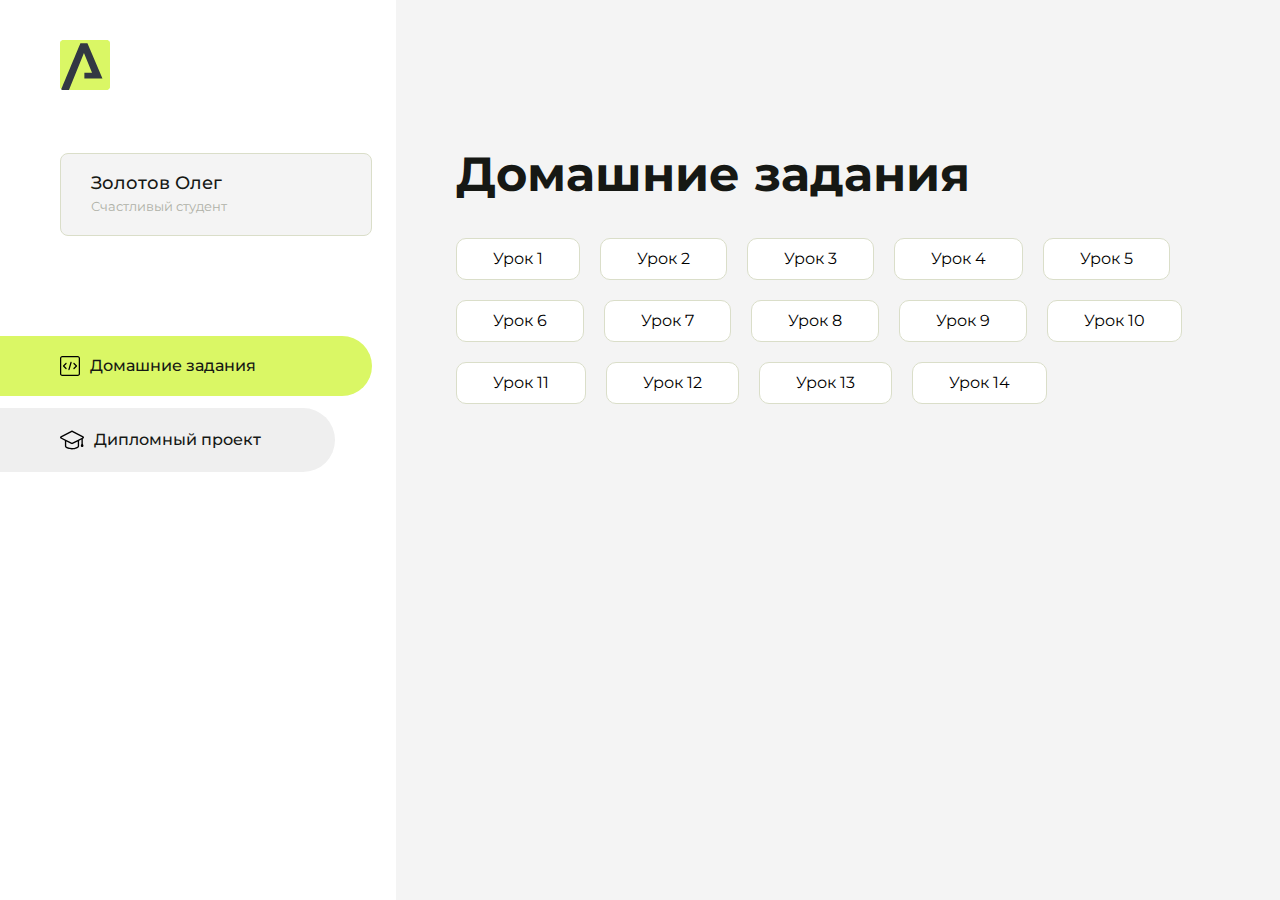
<file: index.html>
<!DOCTYPE html>
<html lang="en">
<head>
    <meta charset="UTF-8">
    <meta name="viewport" content="width=device-width, initial-scale=1.0">
    <title>Домашняя работа</title>
    <link rel="shortcut icon" href="src/logo.ico" type="image/x-icon">
    <link rel="preconnect" href="https://fonts.googleapis.com">
    <link rel="preconnect" href="https://fonts.gstatic.com" crossorigin>
    <link href="https://fonts.googleapis.com/css2?family=Montserrat:wght@400;500;700&family=Rubik:wght@500&display=swap"
          rel="stylesheet">
    <link rel="stylesheet" href="src/style.css">
</head>
<body id="body">
<div class="overlay" id="overlay"></div>
<div class="layout">
    <div class="burger" id="burger">
        <svg viewBox="0 0 24 24" fill="none" xmlns="http://www.w3.org/2000/svg">
            <g id="SVGRepo_bgCarrier" stroke-width="0"></g>
            <g id="SVGRepo_tracerCarrier" stroke-linecap="round" stroke-linejoin="round"></g>
            <g id="SVGRepo_iconCarrier">
                <path d="M4 18L20 18" stroke="#DAF765" stroke-width="2" stroke-linecap="round"></path>
                <path d="M4 12L20 12" stroke="#DAF765" stroke-width="2" stroke-linecap="round"></path>
                <path d="M4 6L20 6" stroke="#DAF765" stroke-width="2" stroke-linecap="round"></path>
            </g>
        </svg>
    </div>
    <aside class="sidebar" id="sidebar">
        <div class="sidebar__inner">
            <div class="logo">
                <svg width="50" height="50" viewBox="0 0 50 50" fill="none" xmlns="http://www.w3.org/2000/svg">
                    <g clip-path="url(#clip0_513_74730)">
                        <path d="M46.17 -0.257004H3.83C1.57281 -0.257004 -0.257 1.57281 -0.257 3.83V46.17C-0.257 48.4272 1.57281 50.257 3.83 50.257H46.17C48.4272 50.257 50.257 48.4272 50.257 46.17V3.83C50.257 1.57281 48.4272 -0.257004 46.17 -0.257004Z"
                              fill="#DAF765"/>
                        <path d="M24.375 38.4H42.461L27.441 3.1585H20.4355C20.4355 3.1585 6.7895 35.881 1.1945 49.294C2.015 50.0275 3.0945 50.257 3.6945 50.257H8.8445L23.954 13.07L32.0465 32.8285H24.375V38.4Z"
                              fill="#323843"/>
                    </g>
                    <defs>
                        <clipPath id="clip0_513_74730">
                            <rect width="50" height="50" fill="white"/>
                        </clipPath>
                    </defs>
                </svg>
            </div>
            <div class="sidebar__user">
                <div class="sidebar__name">Золотов Олег</div>
                <div class="sidebar__text">Счастливый студент</div>
            </div>
            <div class="sidebar__tabs">
                <div class="sidebar__item">
                    <button class="sidebar__button active" id="tasks">
                        <svg xmlns="http://www.w3.org/2000/svg" width="20" height="20" viewBox="0 0 20 20" fill="none">
                            <g clip-path="url(#clip0_704_74543)">
                                <path d="M17.7083 20H2.29167C1.0275 20 0 18.9725 0 17.7083V2.29167C0 1.0275 1.0275 0 2.29167 0H17.7083C18.9725 0 20 1.0275 20 2.29167V17.7083C20 18.9725 18.9725 20 17.7083 20ZM2.29167 1.25C1.7175 1.25 1.25 1.7175 1.25 2.29167V17.7083C1.25 18.2825 1.7175 18.75 2.29167 18.75H17.7083C18.2825 18.75 18.75 18.2825 18.75 17.7083V2.29167C18.75 1.7175 18.2825 1.25 17.7083 1.25H2.29167Z"
                                      fill="black"/>
                                <path d="M6.04167 13.125C5.88167 13.125 5.72167 13.0642 5.6 12.9417L3.1 10.4417C2.85583 10.1975 2.85583 9.80167 3.1 9.5575L5.6 7.0575C5.84417 6.81333 6.24 6.81333 6.48417 7.0575C6.72833 7.30167 6.72833 7.6975 6.48417 7.94167L4.42583 10L6.48417 12.0583C6.72833 12.3025 6.72833 12.6983 6.48417 12.9425C6.36167 13.0642 6.20167 13.125 6.04167 13.125Z"
                                      fill="black"/>
                                <path d="M8.95833 14.1667C8.9 14.1667 8.84 14.1583 8.78167 14.1417C8.45083 14.0442 8.26083 13.6967 8.35833 13.3658L10.4417 6.28251C10.5392 5.95084 10.8892 5.76417 11.2175 5.85917C11.5483 5.95667 11.7383 6.30417 11.6408 6.63501L9.5575 13.7183C9.47833 13.9908 9.22833 14.1667 8.95833 14.1667Z"
                                      fill="black"/>
                                <path d="M13.9583 13.125C13.7983 13.125 13.6383 13.0642 13.5167 12.9417C13.2725 12.6975 13.2725 12.3017 13.5167 12.0575L15.575 9.99916L13.5167 7.94083C13.2725 7.69666 13.2725 7.30083 13.5167 7.05666C13.7608 6.81249 14.1567 6.81249 14.4008 7.05666L16.9008 9.55666C17.145 9.80083 17.145 10.1967 16.9008 10.4408L14.4008 12.9408C14.2783 13.0642 14.1183 13.125 13.9583 13.125Z"
                                      fill="black"/>
                            </g>
                            <defs>
                                <clipPath id="clip0_704_74543">
                                    <rect width="20" height="20" fill="white"/>
                                </clipPath>
                            </defs>
                        </svg>
                        <span>Домашние задания</span></button>
                </div>
                <div class="sidebar__item">
                    <button class="sidebar__button" id="diplom">
                        <svg xmlns="http://www.w3.org/2000/svg" width="24" height="24" viewBox="0 0 24 24" fill="none">
                            <g clip-path="url(#clip0_704_74553)">
                                <path d="M23.2628 10.5971C23.7176 10.365 24 9.90375 24 9.39337C24 8.883 23.7176 8.42175 23.2628 8.18962L12.6135 2.75362C12.2291 2.55824 11.7705 2.55787 11.3854 2.75399L0.736875 8.19C0.282375 8.42175 0 8.883 0 9.39337C0 9.90375 0.282375 10.365 0.736875 10.5971L4.89038 12.7177V18.2074C4.89038 19.8154 8.412 21.393 12 21.393C15.5884 21.393 19.1096 19.815 19.1096 18.2074V12.7174L21.4609 11.517V15.8017L20.901 17.2305C20.7409 17.6389 20.7934 18.0994 21.0405 18.4616C21.2876 18.8246 21.6979 19.041 22.1366 19.041C22.5754 19.041 22.9852 18.8246 23.2324 18.462C23.4795 18.099 23.532 17.6385 23.3719 17.2301L22.8124 15.8021V10.827L23.2628 10.5971ZM17.7623 18.1721C17.6198 18.6375 15.3491 20.0419 12 20.0419C8.65088 20.0419 6.38025 18.6375 6.2415 18.2074V12.3037L6.23887 12.3019C6.23812 12.057 6.1065 11.8207 5.87325 11.7019L1.3515 9.39337L12 3.95737L22.6489 9.39337L12 14.8294L5.87325 11.7019C5.54063 11.5331 4.6695 11.6674 4.5 12C4.33012 12.3322 4.55813 12.5479 4.89038 12.7177L11.3857 16.0331C11.5781 16.1314 11.7889 16.1805 12 16.1805C12.2107 16.1805 12.4222 16.1314 12.6146 16.0331L17.7593 13.407L17.7623 18.1721Z"
                                      fill="black"/>
                            </g>
                            <defs>
                                <clipPath id="clip0_704_74553">
                                    <rect width="24" height="24" fill="white"/>
                                </clipPath>
                            </defs>
                        </svg>
                        <span>Дипломный проект</span></button>
                </div>
            </div>
        </div>

    </aside>
    <div class="content">
        <div class="container">
            <div class="content__block" id="tasksBlock">
                <div class="content__title">Домашние задания</div>
                <ul class="content__list">
                    <li class="content__list-item">
                        <a href="hello-arokenru/index.html">Урок 1</a>
                    </li>
                      <li class="content__list-item">
                        <a href="articles/index.html">Урок 2</a>
                    </li>
                      <li class="content__list-item">
                        <a href="tables/index.html">Урок 3</a>
                    </li>
                      <li class="content__list-item">
                        <a href="forms/index.html">Урок 4</a>
                    </li>
                      <li class="content__list-item">
                        <a href="fit-studio/article.html">Урок 5</a>
                    </li>
                      <li class="content__list-item">
                        <a href="flexbox/index.html">Урок 6</a>
                    </li>
                      <li class="content__list-item">
                        <a href="fit-studio-2/article.html">Урок 7</a>
                    </li>
                      <li class="content__list-item">
                        <a href="form/index.html">Урок 8</a>
                    </li>
                      <li class="content__list-item">
                        <a href="fit-studio-footer/index.html">Урок 9</a>
                    </li>
                      <li class="content__list-item">
                        <a href="fit-studio-hero-news/index.html">Урок 10</a>
                    </li>
                      <li class="content__list-item">
                        <a href="fit-studio-faq/index.html">Урок 11</a>
                    </li>
                      <li class="content__list-item">
                        <a href="fit-studio-responsive/index.html">Урок 12</a>
                    </li>
                      <li class="content__list-item">
                        <a href="grid/index.html">Урок 13</a>
                    </li>
                      <li class="content__list-item">
                        <a href="fit-studio-bem/index.html">Урок 14</a>
                    </li>
                </ul>
            </div>
            <div class="content__block hidden" id="diplomBlock">
                <div class="content__title">Дипломный проект</div>
                <div class="content__list-diplom">
                    <a href="ПАПКА-С-НОМЕРОМ-УРОКА">Ссылка на ДЗ</a>
                </div>
                <div class="content__decor">
                    <div class="content__decor-text">Давай проверим, чему ты научился!</div>
                    <div class="content__decor-img">
                        <img src="src/decor.png" alt="decor">
                    </div>
                </div>
            </div>
        </div>
    </div>
</div>
<script src="src/index.js"></script>
</body>
</html>
</file>
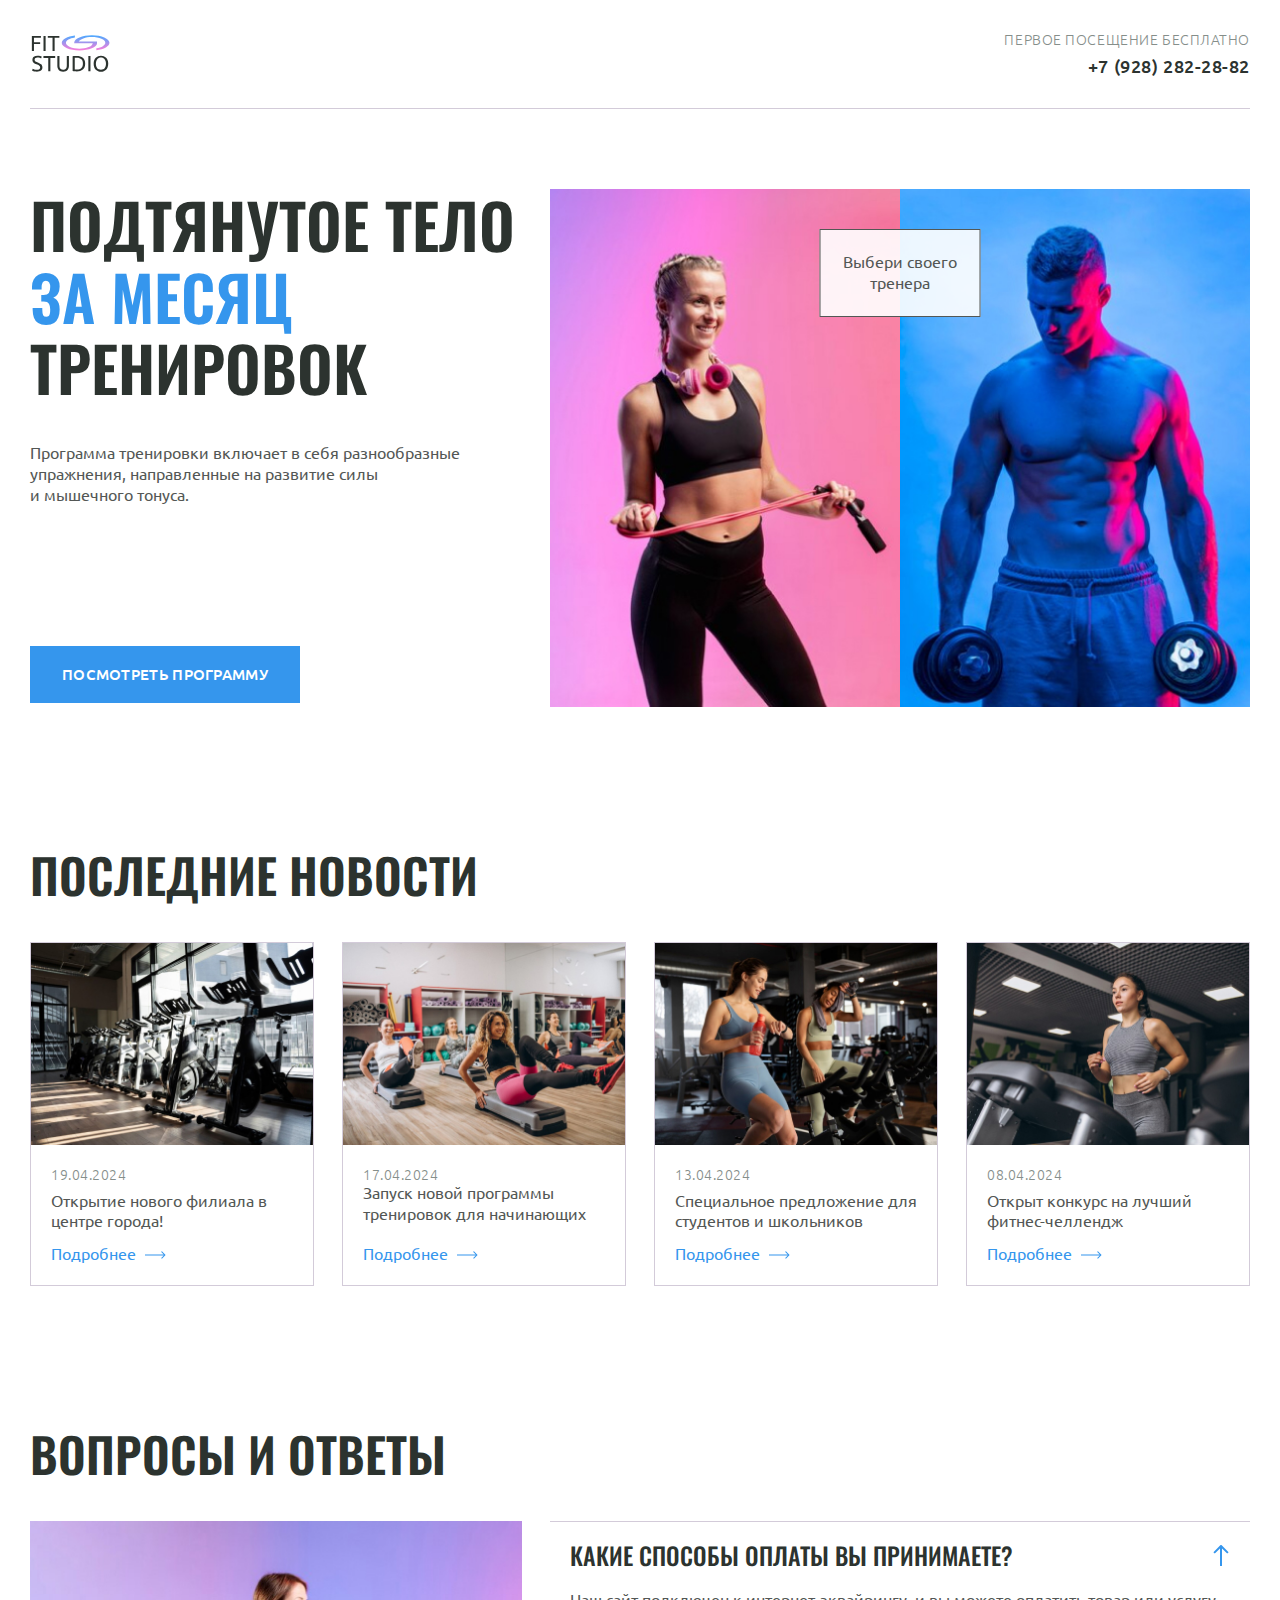
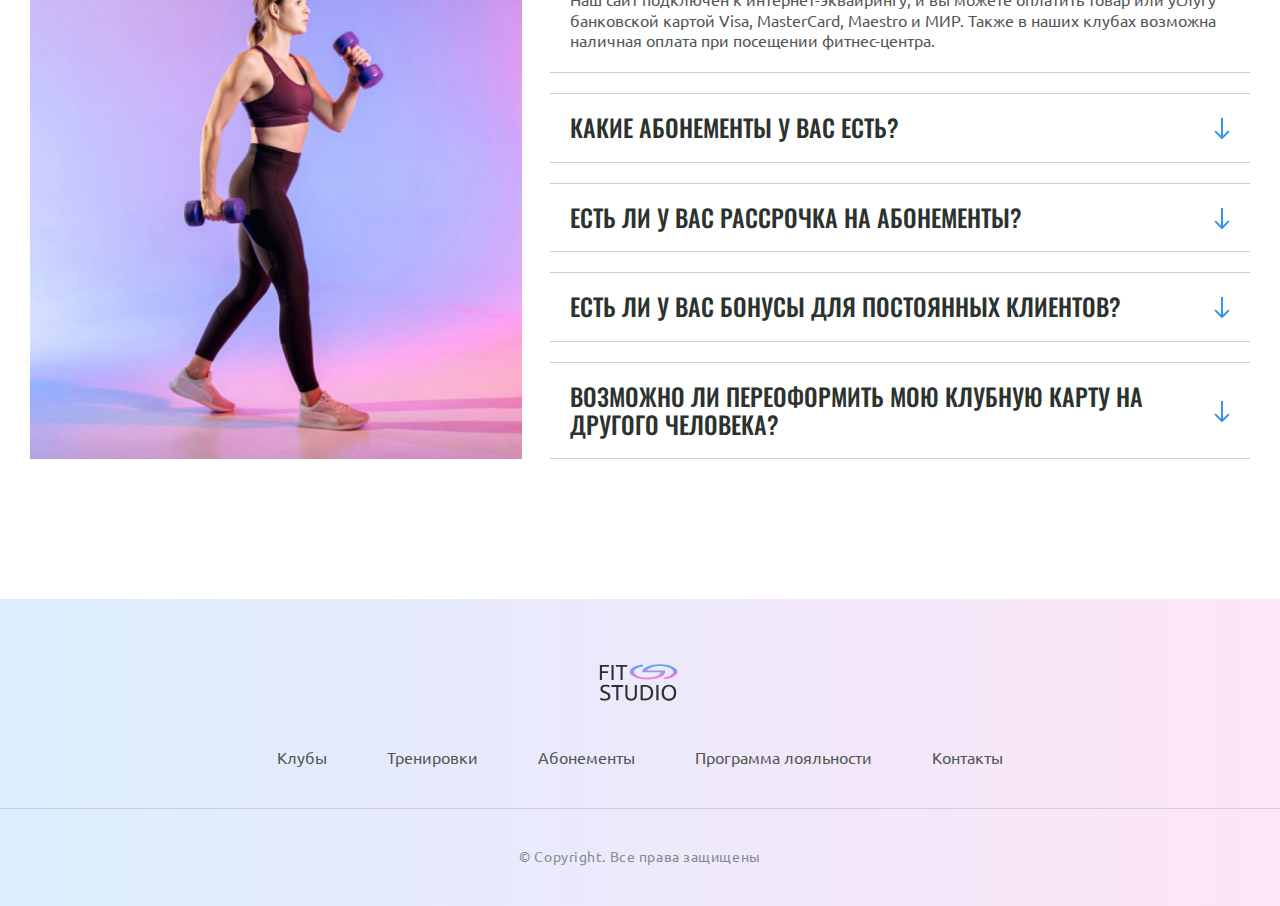
<file: fit-studio-bem/index.html>
<!doctype html>
<html
  lang="ru"
  class="home-page"
>
  <head>
    <meta charset="UTF-8" />
    <meta
      name="viewport"
      content="width=device-width, initial-scale=1.0"
    />
    <title>Fit Studio - Главная</title>
    <link
      rel="stylesheet"
      href="./css/normalize.css"
    />
    <link
      rel="stylesheet"
      href="./css/fonts.css"
    />
    <link
      rel="stylesheet"
      href="./css/globals.css"
    />
    <link
      rel="stylesheet"
      href="./css/header.css"
    />
    <link
      rel="stylesheet"
      href="./css/index.css"
    />
    <link
      rel="stylesheet"
      href="./css/footer.css"
    />
    <link
      rel="icon"
      type="image/svg+xml"
      sizes="128x128"
      href="./images/favicon-icon.svg"
    />
  </head>
  <body>
    <header class="header">
      <div class="container">
        <div class="header__inner">
          <a href="/">
            <img
              src="./images/logo-icon.svg"
              width="84"
              height="45"
              alt="Логотип Fit Studio"
            />
          </a>
          <div class="phone text-sub">
            <p>Первое посещение бесплатно</p>
            <a href="tel:+79282822882">+7 (928) 282-28-82</a>
          </div>
        </div>
      </div>
    </header>
    <section class="hero section">
      <div class="container hero__container">
        <div class="hero__info">
          <h1>Подтянутое тело <strong>за месяц</strong> тренировок</h1>
          <p class="text">
            Программа тренировки включает в себя разнообразные упражнения,
            направленные на развитие силы и мышечного тонуса.
          </p>
          <a
            class="button"
            href="#"
            >Посмотреть программу</a
          >
        </div>
        <div class="hero__images">
          <p class="hero__choose text">Выбери своего тренера</p>
          <img
            src="./images/sporty-woman-img.jpg"
            width="347"
            height="513"
            alt="Спортивная девушка держит в руках скакалку"
          />
          <img
            src="./images/sporty-man-img.jpg"
            width="353"
            height="513"
            alt="Спортивный мужчина держит в руках гантели"
          />
        </div>
      </div>
    </section>
    <section class="news section">
      <div class="container">
        <h2 class="title-large">Последние новости</h2>
        <div class="news__container">
          <article class="news__article">
            <header>
              <img
                src="./images/news/news-1-img.jpg"
                width="284"
                height="203"
                alt="Велотренажеры в спортивном зале"
              />
              <div class="news__info">
                <time
                  class="news__date text-sub"
                  datetime="2024-04-19"
                >
                  19.04.2024
                </time>
                <h3 class="text">Открытие нового филиала в центре города!</h3>
              </div>
            </header>
            <footer>
              <a
                class="news__link"
                href="article.html"
                >Подробнее</a
              >
            </footer>
          </article>
          <article class="news__article">
            <header>
              <img
                src="./images/news/news-2-img.jpg"
                width="284"
                height="203"
                alt="Группа женщин занимается спортом"
              />
              <div class="news__info">
                <time
                  class="news-date text-sub"
                  datetime="2024-04-17"
                >
                  17.04.2024
                </time>
                <h3 class="text">
                  Запуск новой программы тренировок для начинающих
                </h3>
              </div>
            </header>
            <footer>
              <a
                class="news__link"
                href="article.html"
                >Подробнее</a
              >
            </footer>
          </article>
          <article class="news__article">
            <header>
              <img
                src="./images/news/news-3-img.jpg"
                width="284"
                height="203"
                alt="Две девушки занимаются на велотренажерах"
              />
              <div class="news__info">
                <time
                  class="news__date text-sub"
                  datetime="2024-04-13"
                >
                  13.04.2024
                </time>
                <h3 class="text">
                  Специальное предложение для студентов и школьников
                </h3>
              </div>
            </header>
            <footer>
              <a
                class="news__link"
                href="article.html"
                >Подробнее</a
              >
            </footer>
          </article>
          <article class="news__article">
            <header>
              <img
                src="./images/news/news-4-img.jpg"
                width="284"
                height="203"
                alt="Девушка на беговой дорожке"
              />
              <div class="news__info">
                <time
                  class="news__date text-sub"
                  datetime="2024-04-08"
                >
                  08.04.2024
                </time>
                <h3 class="text">Открыт конкурс на лучший фитнес-челлендж</h3>
              </div>
            </header>
            <footer>
              <a
                class="news__link"
                href="article.html"
                >Подробнее</a
              >
            </footer>
          </article>
        </div>
      </div>
    </section>
    <section class="faq section">
      <div class="container">
        <h2 class="title-large">Вопросы и ответы</h2>
        <div class="faq__container">
          <img
            src="./images/sporty-woman-2-img.jpg"
            width="492"
            height="531"
            alt="Спортивная девушка с гантелями"
          />
          <div>
            <details
              name="faq"
              open
            >
              <summary class="title-medium">
                Какие способы оплаты вы принимаете?
              </summary>
              <p class="text">
                Наш сайт подключен к интернет-эквайрингу, и вы можете оплатить
                товар или услугу банковской картой Visa, MasterCard, Maestro и
                МИР. Также в наших клубах возможна наличная оплата при посещении
                фитнес-центра.
              </p>
            </details>
            <details name="faq">
              <summary class="title-medium">
                Какие абонементы у вас есть?
              </summary>
              <p class="text">
                Наш сайт подключен к интернет-эквайрингу, и вы можете оплатить
                товар или услугу банковской картой Visa, MasterCard, Maestro и
                МИР. Также в наших клубах возможна наличная оплата при посещении
                фитнес-центра.
              </p>
            </details>
            <details name="faq">
              <summary class="title-medium">
                Есть ли у вас рассрочка на абонементы?
              </summary>
              <p class="text">
                Наш сайт подключен к интернет-эквайрингу, и вы можете оплатить
                товар или услугу банковской картой Visa, MasterCard, Maestro и
                МИР. Также в наших клубах возможна наличная оплата при посещении
                фитнес-центра.
              </p>
            </details>
            <details name="faq">
              <summary class="title-medium">
                Есть ли у вас бонусы для постоянных клиентов?
              </summary>
              <p class="text">
                Наш сайт подключен к интернет-эквайрингу, и вы можете оплатить
                товар или услугу банковской картой Visa, MasterCard, Maestro и
                МИР. Также в наших клубах возможна наличная оплата при посещении
                фитнес-центра.
              </p>
            </details>
            <details name="faq">
              <summary class="title-medium">
                Возможно ли переоформить мою клубную карту на другого человека?
              </summary>
              <p class="text">
                Наш сайт подключен к интернет-эквайрингу, и вы можете оплатить
                товар или услугу банковской картой Visa, MasterCard, Maestro и
                МИР. Также в наших клубах возможна наличная оплата при
                посещенииß фитнес-центра.
              </p>
            </details>
          </div>
        </div>
      </div>
    </section>
    <footer class="footer">
      <div class="footer__top">
        <div class="container">
          <a
            class="footer__logo"
            href="/"
          >
            <img
              src="./images/logo-icon.svg"
              width="84"
              height="45"
              alt="Логотип Fit Studio"
            />
          </a>
          <nav class="menu">
            <ul>
              <li><a href="#">Клубы</a></li>
              <li><a href="#">Тренировки</a></li>
              <li><a href="#">Абонементы</a></li>
              <li><a href="#">Программа лояльности</a></li>
              <li><a href="#">Контакты</a></li>
            </ul>
          </nav>
        </div>
      </div>
      <div class="container">
        <p class="copyright">&copy; Copyright. Все права защищены</p>
      </div>
    </footer>
  </body>
</html>
</file>
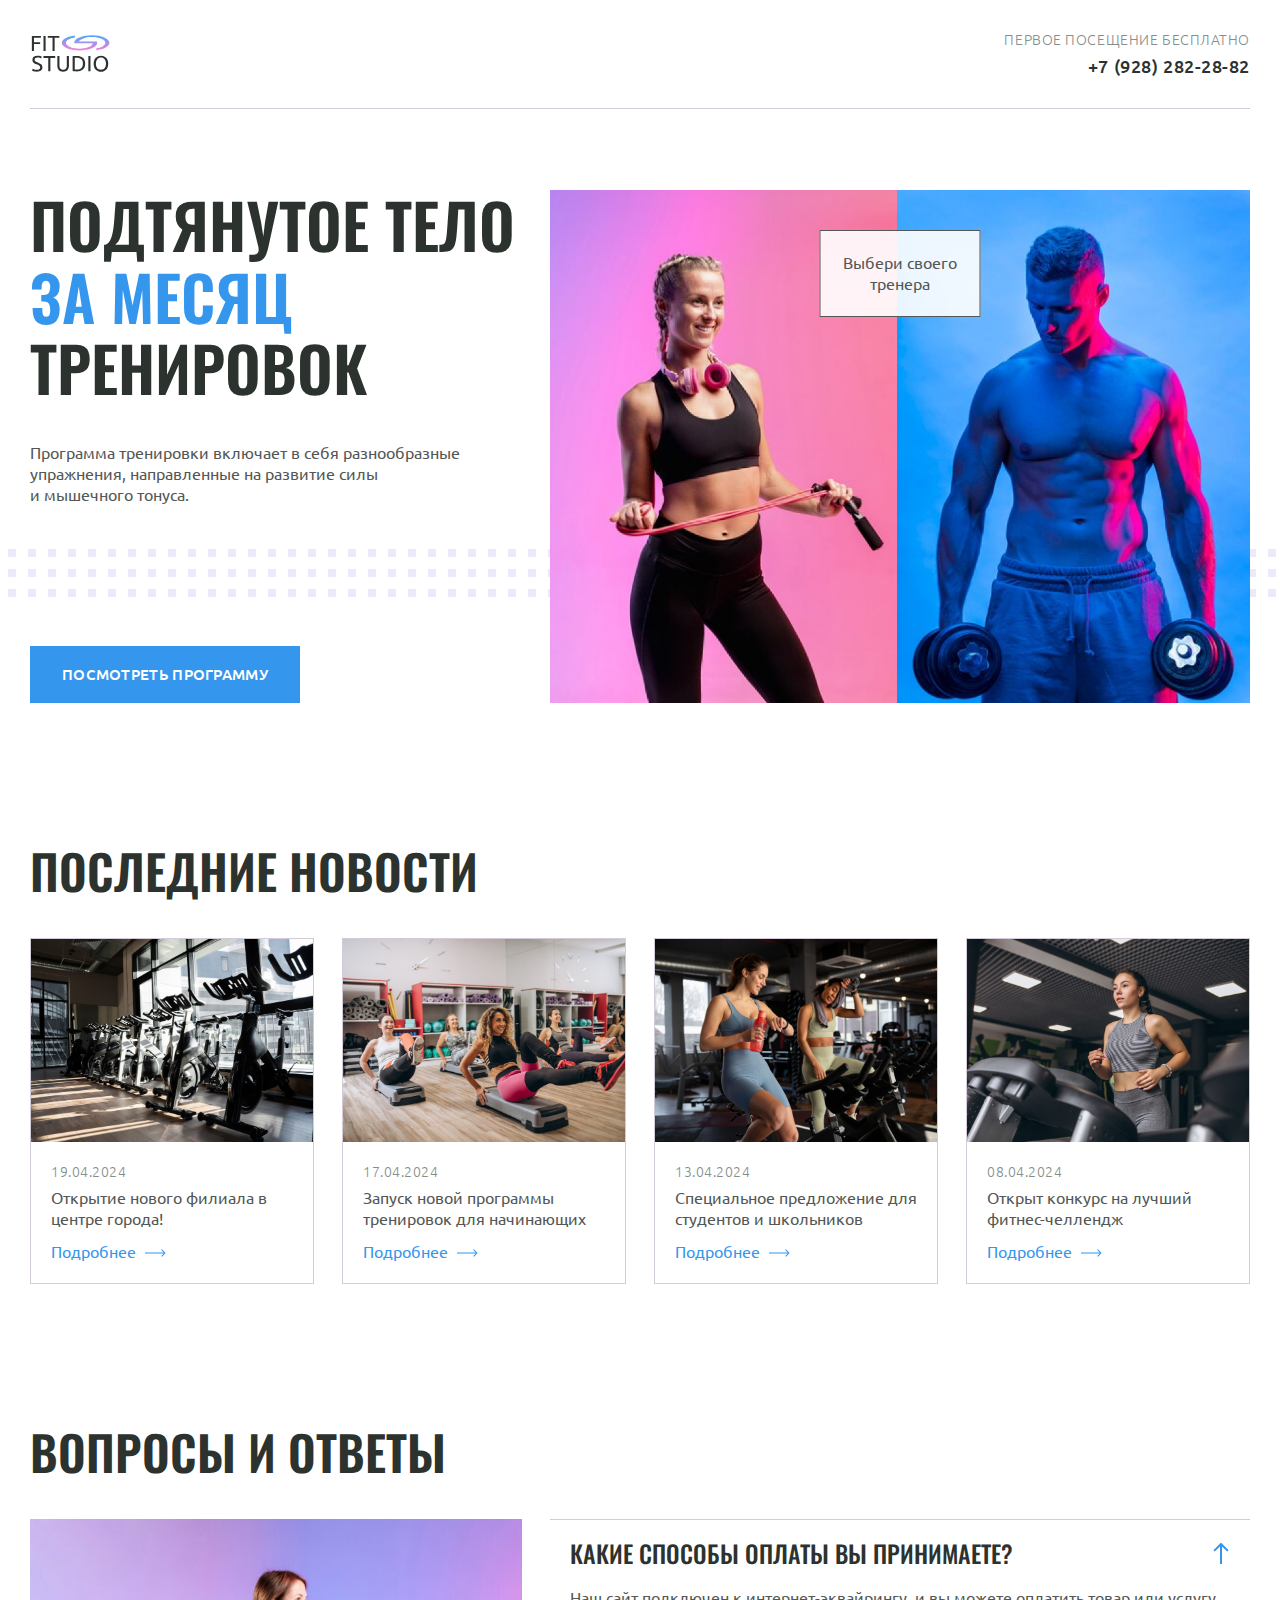
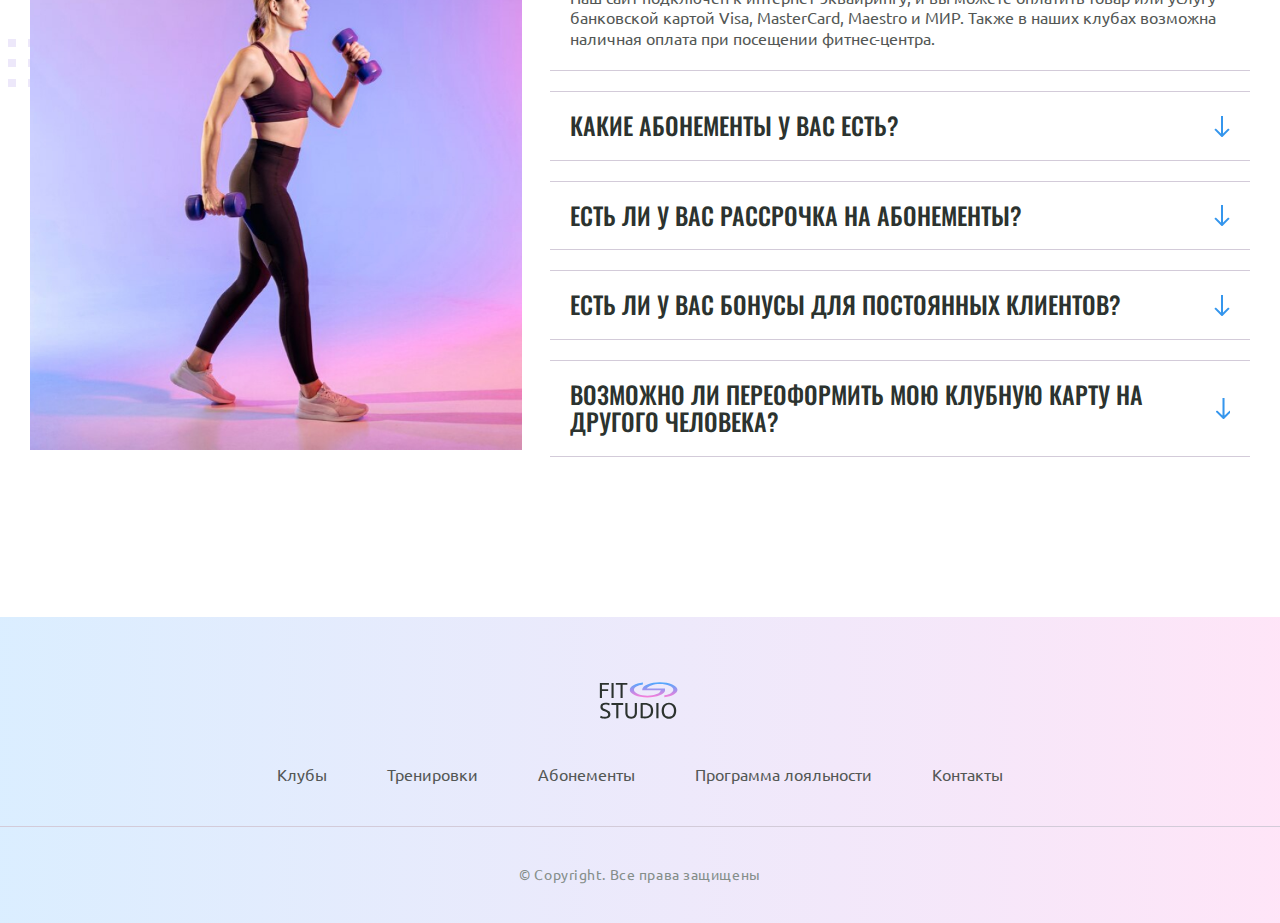
<file: fit-studio-faq/index.html>
<!DOCTYPE html>
<html lang="ru">
	<head>
		<meta charset="UTF-8" />
		<meta name="viewport" content="width=device-width, initial-scale=1.0" />
		<title>Fit Studio - Главная</title>
		<link rel="stylesheet" href="./css/normalize.css" />
		<link rel="stylesheet" href="./css/fonts.css" />
		<link rel="stylesheet" href="./css/globals.css" />
		<link rel="stylesheet" href="./css/header.css" />
		<link rel="stylesheet" href="./css/index.css" />
		<link rel="stylesheet" href="./css/footer.css" />
		<link
			rel="icon"
			type="image/svg+xml"
			sizes="128x128"
			href="./images/favicon-icon.svg"
		/>
	</head>
	<body>
		<header class="header">
			<div class="container">
				<div class="header-inner">
					<a href="/">
						<img
							src="./images/logo-icon.svg"
							width="84"
							height="45"
							alt="Логотип Fit Studio"
						/>
					</a>
					<div class="phone text-sub">
						<p>Первое посещение бесплатно</p>
						<a href="tel:+79282822882">+7 (928) 282-28-82</a>
					</div>
				</div>
			</div>
		</header>
		<section class="hero section">
			<div class="container hero-container">
				<div class="hero-info">
					<h1>Подтянутое тело <strong>за месяц</strong> тренировок</h1>
					<p class="text">
						Программа тренировки включает в себя разнообразные упражнения,
						направленные на развитие силы и мышечного тонуса.
					</p>
					<a class="button" href="#">Посмотреть программу</a>
				</div>
				<div class="hero-images">
					<p class="hero-choose text">Выбери своего тренера</p>
					<img
						src="./images/sporty-woman-img.jpg"
						width="347"
						height="513"
						alt="Спортивная девушка держит в руках скакалку"
					/>
					<img
						src="./images/sporty-man-img.jpg"
						width="353"
						height="513"
						alt="Спортивный мужчина держит в руках гантели"
					/>
				</div>
			</div>
		</section>
		<section class="news section">
			<div class="container">
				<h2 class="title-large">Последние новости</h2>
				<div class="news-container">
					<article class="news-article">
						<header>
							<img
								src="./images/news/news-1-img.jpg"
								width="284"
								height="203"
								alt="Велотренажеры в спортивном зале"
							/>
							<div class="news-info">
								<time class="news-date text-sub" datetime="2024-04-19">
									19.04.2024
								</time>
								<h3 class="text">Открытие нового филиала в центре города!</h3>
							</div>
						</header>
						<footer>
							<a class="news-link" href="article.html">Подробнее</a>
						</footer>
					</article>
					<article class="news-article">
						<header>
							<img
								src="./images/news/news-2-img.jpg"
								width="284"
								height="203"
								alt="Группа женщин занимается спортом"
							/>
							<div class="news-info">
								<time class="news-date text-sub" datetime="2024-04-17">
									17.04.2024
								</time>
								<h3 class="text">
									Запуск новой программы тренировок для начинающих
								</h3>
							</div>
						</header>
						<footer>
							<a class="news-link" href="article.html">Подробнее</a>
						</footer>
					</article>
					<article class="news-article">
						<header>
							<img
								src="./images/news/news-3-img.jpg"
								width="284"
								height="203"
								alt="Две девушки занимаются на велотренажерах"
							/>
							<div class="news-info">
								<time class="news-date text-sub" datetime="2024-04-13">
									13.04.2024
								</time>
								<h3 class="text">
									Специальное предложение для студентов и школьников
								</h3>
							</div>
						</header>
						<footer>
							<a class="news-link" href="article.html">Подробнее</a>
						</footer>
					</article>
					<article class="news-article">
						<header>
							<img
								src="./images/news/news-4-img.jpg"
								width="284"
								height="203"
								alt="Девушка на беговой дорожке"
							/>
							<div class="news-info">
								<time class="news-date text-sub" datetime="2024-04-08">
									08.04.2024
								</time>
								<h3 class="text">Открыт конкурс на лучший фитнес-челлендж</h3>
							</div>
						</header>
						<footer>
							<a class="news-link" href="article.html">Подробнее</a>
						</footer>
					</article>
				</div>
			</div>
		</section>
		<section class="faq section">
			<div class="container">
				<h2 class="title-large">Вопросы и ответы</h2>
				<div class="faq-container">
					<img
						src="./images/sporty-woman-2-img.jpg"
						width="492"
						height="531"
						alt="Спортивная девушка с гантелями"
					/>
					<div>
						<details name="faq" open>
							<summary class="title-medium">
								Какие способы оплаты вы принимаете?
							</summary>
							<p class="text">
								Наш сайт подключен к интернет-эквайрингу, и вы можете оплатить
								товар или услугу банковской картой Visa, MasterCard, Maestro и
								МИР. Также в наших клубах возможна наличная оплата при посещении
								фитнес-центра.
							</p>
						</details>
						<details name="faq">
							<summary class="title-medium">
								Какие абонементы у вас есть?
							</summary>
							<p class="text">
								Наш сайт подключен к интернет-эквайрингу, и вы можете оплатить
								товар или услугу банковской картой Visa, MasterCard, Maestro и
								МИР. Также в наших клубах возможна наличная оплата при посещении
								фитнес-центра.
							</p>
						</details>
						<details name="faq">
							<summary class="title-medium">
								Есть ли у вас рассрочка на абонементы?
							</summary>
							<p class="text">
								Наш сайт подключен к интернет-эквайрингу, и вы можете оплатить
								товар или услугу банковской картой Visa, MasterCard, Maestro и
								МИР. Также в наших клубах возможна наличная оплата при посещении
								фитнес-центра.
							</p>
						</details>
						<details name="faq">
							<summary class="title-medium">
								Есть ли у вас бонусы для постоянных клиентов?
							</summary>
							<p class="text">
								Наш сайт подключен к интернет-эквайрингу, и вы можете оплатить
								товар или услугу банковской картой Visa, MasterCard, Maestro и
								МИР. Также в наших клубах возможна наличная оплата при посещении
								фитнес-центра.
							</p>
						</details>
						<details name="faq">
							<summary class="title-medium">
								Возможно ли переоформить мою клубную карту на другого человека?
							</summary>
							<p class="text">
								Наш сайт подключен к интернет-эквайрингу, и вы можете оплатить
								товар или услугу банковской картой Visa, MasterCard, Maestro и
								МИР. Также в наших клубах возможна наличная оплата при
								посещенииß фитнес-центра.
							</p>
						</details>
					</div>
				</div>
			</div>
		</section>
		<footer class="footer">
			<div class="footer-top">
				<div class="container">
					<a class="footer-logo" href="/">
						<img
							src="./images/logo-icon.svg"
							width="84"
							height="45"
							alt="Логотип Fit Studio"
						/>
					</a>
					<nav class="menu">
						<ul>
							<li><a href="#">Клубы</a></li>
							<li><a href="#">Тренировки</a></li>
							<li><a href="#">Абонементы</a></li>
							<li><a href="#">Программа лояльности</a></li>
							<li><a href="#">Контакты</a></li>
						</ul>
					</nav>
				</div>
			</div>
			<div class="container">
				<p class="copyright">&copy; Copyright. Все права защищены</p>
			</div>
		</footer>
	</body>
</html>
</file>
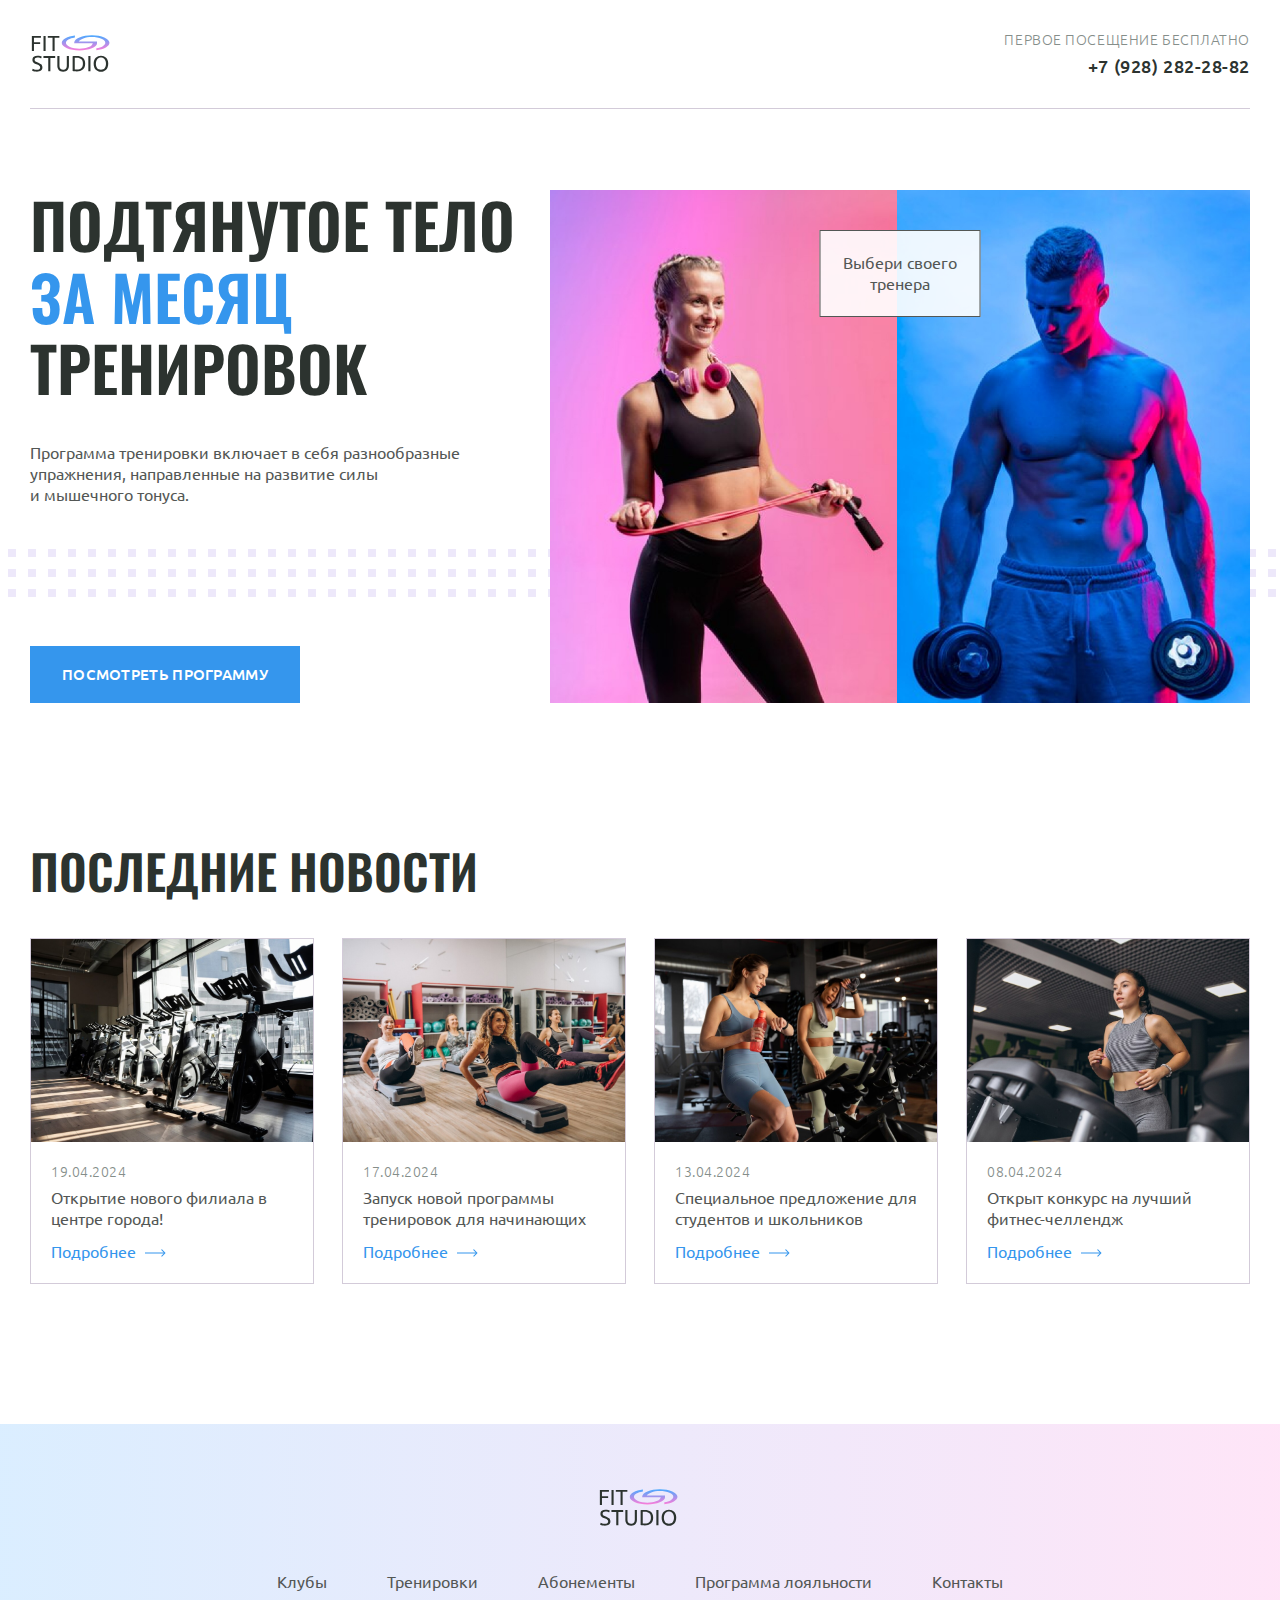
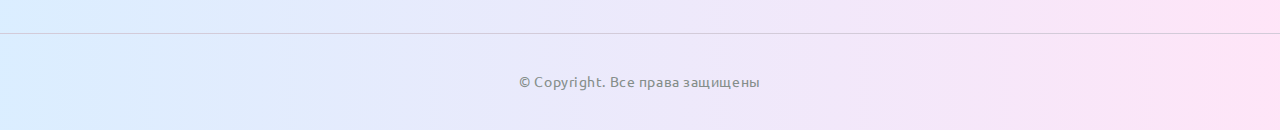
<file: fit-studio-hero-news/index.html>
<!DOCTYPE html>
<html lang="ru">
	<head>
		<meta charset="UTF-8" />
		<meta name="viewport" content="width=device-width, initial-scale=1.0" />
		<title>Fit Studio - Главная</title>
		<link rel="stylesheet" href="./css/normalize.css" />
		<link rel="stylesheet" href="./css/fonts.css" />
		<link rel="stylesheet" href="./css/globals.css" />
		<link rel="stylesheet" href="./css/header.css" />
		<link rel="stylesheet" href="./css/index.css" />
		<link rel="stylesheet" href="./css/footer.css" />
		<link
			rel="icon"
			type="image/svg+xml"
			sizes="128x128"
			href="./images/favicon-icon.svg"
		/>
	</head>
	<body>
		<header class="header">
			<div class="container">
				<div class="header-inner">
					<a href="/">
						<img
							src="./images/logo-icon.svg"
							width="84"
							height="45"
							alt="Логотип Fit Studio"
						/>
					</a>
					<div class="phone text-sub">
						<p>Первое посещение бесплатно</p>
						<a href="tel:+79282822882">+7 (928) 282-28-82</a>
					</div>
				</div>
			</div>
		</header>
		<section class="hero section">
			<div class="container hero-container">
				<div class="hero-info">
					<h1>Подтянутое тело <strong>за месяц</strong> тренировок</h1>
					<p class="text">
						Программа тренировки включает в себя разнообразные упражнения,
						направленные на развитие силы и мышечного тонуса.
					</p>
					<a class="button" href="#"> Посмотреть программу </a>
				</div>
				<div class="hero-images">
					<p class="hero-choose text">Выбери своего тренера</p>
					<img
						src="./images/sporty-woman-img.jpg"
						width="347"
						height="513"
						alt="Спортивная девушка держит в руках скакалку"
					/>
					<img
						src="./images/sporty-man-img.jpg"
						width="353"
						height="513"
						alt="Спортивный мужчина держит в руках гантели"
					/>
				</div>
			</div>
		</section>
		<section class="news section">
			<div class="container">
				<h2 class="title-large">Последние новости</h2>
				<div class="news-container">
					<article class="news-article">
						<header>
							<img
								src="./images/news/news-1-img.jpg"
								width="284"
								height="203"
								alt="Велотренажеры в спортивном зале"
							/>
							<div class="news-info">
								<time class="news-date text-sub" datetime="2024.04.19">
									19.04.2024
								</time>
								<h3 class="text">Открытие нового филиала в центре города!</h3>
							</div>
						</header>
						<footer>
							<a class="news-link" href="article.html">Подробнее</a>
						</footer>
					</article>
					<article class="news-article">
						<header>
							<img
								src="./images/news/news-2-img.jpg"
								width="284"
								height="203"
								alt="Группа женщин занимается спортом"
							/>
							<div class="news-info">
								<time class="news-date text-sub" datetime="2024.04.17">
									17.04.2024
								</time>
								<h3 class="text">
									Запуск новой программы тренировок для начинающих
								</h3>
							</div>
						</header>
						<footer>
							<a class="news-link" href="article.html">Подробнее</a>
						</footer>
					</article>
					<article class="news-article">
						<header>
							<img
								src="./images/news/news-3-img.jpg"
								width="284"
								height="203"
								alt="Две девушки занимаются на велотренажерах"
							/>
							<div class="news-info">
								<time class="news-date text-sub" datetime="2024.04.13">
									13.04.2024
								</time>
								<h3 class="text">
									Специальное предложение для студентов и школьников
								</h3>
							</div>
						</header>
						<footer>
							<a class="news-link" href="article.html">Подробнее</a>
						</footer>
					</article>
					<article class="news-article">
						<header>
							<img
								src="./images/news/news-4-img.jpg"
								width="284"
								height="203"
								alt="Девушка на беговой дорожке"
							/>
							<div class="news-info">
								<time class="news-date text-sub" datetime="2024.04.08">
									08.04.2024
								</time>
								<h3 class="text">Открыт конкурс на лучший фитнес-челлендж</h3>
							</div>
						</header>
						<footer>
							<a class="news-link" href="article.html">Подробнее</a>
						</footer>
					</article>
				</div>
			</div>
		</section>
		<footer class="footer">
			<div class="footer-top">
				<div class="container">
					<a class="footer-logo" href="/">
						<img
							src="./images/logo-icon.svg"
							width="84"
							height="45"
							alt="Логотип Fit Studio"
						/>
					</a>
					<nav class="menu">
						<ul>
							<li><a href="#">Клубы</a></li>
							<li><a href="#">Тренировки</a></li>
							<li><a href="#">Абонементы</a></li>
							<li><a href="#">Программа лояльности</a></li>
							<li><a href="#">Контакты</a></li>
						</ul>
					</nav>
				</div>
			</div>
			<div class="container">
				<p class="copyright">&copy; Copyright. Все права защищены</p>
			</div>
		</footer>
	</body>
</html>
</file>
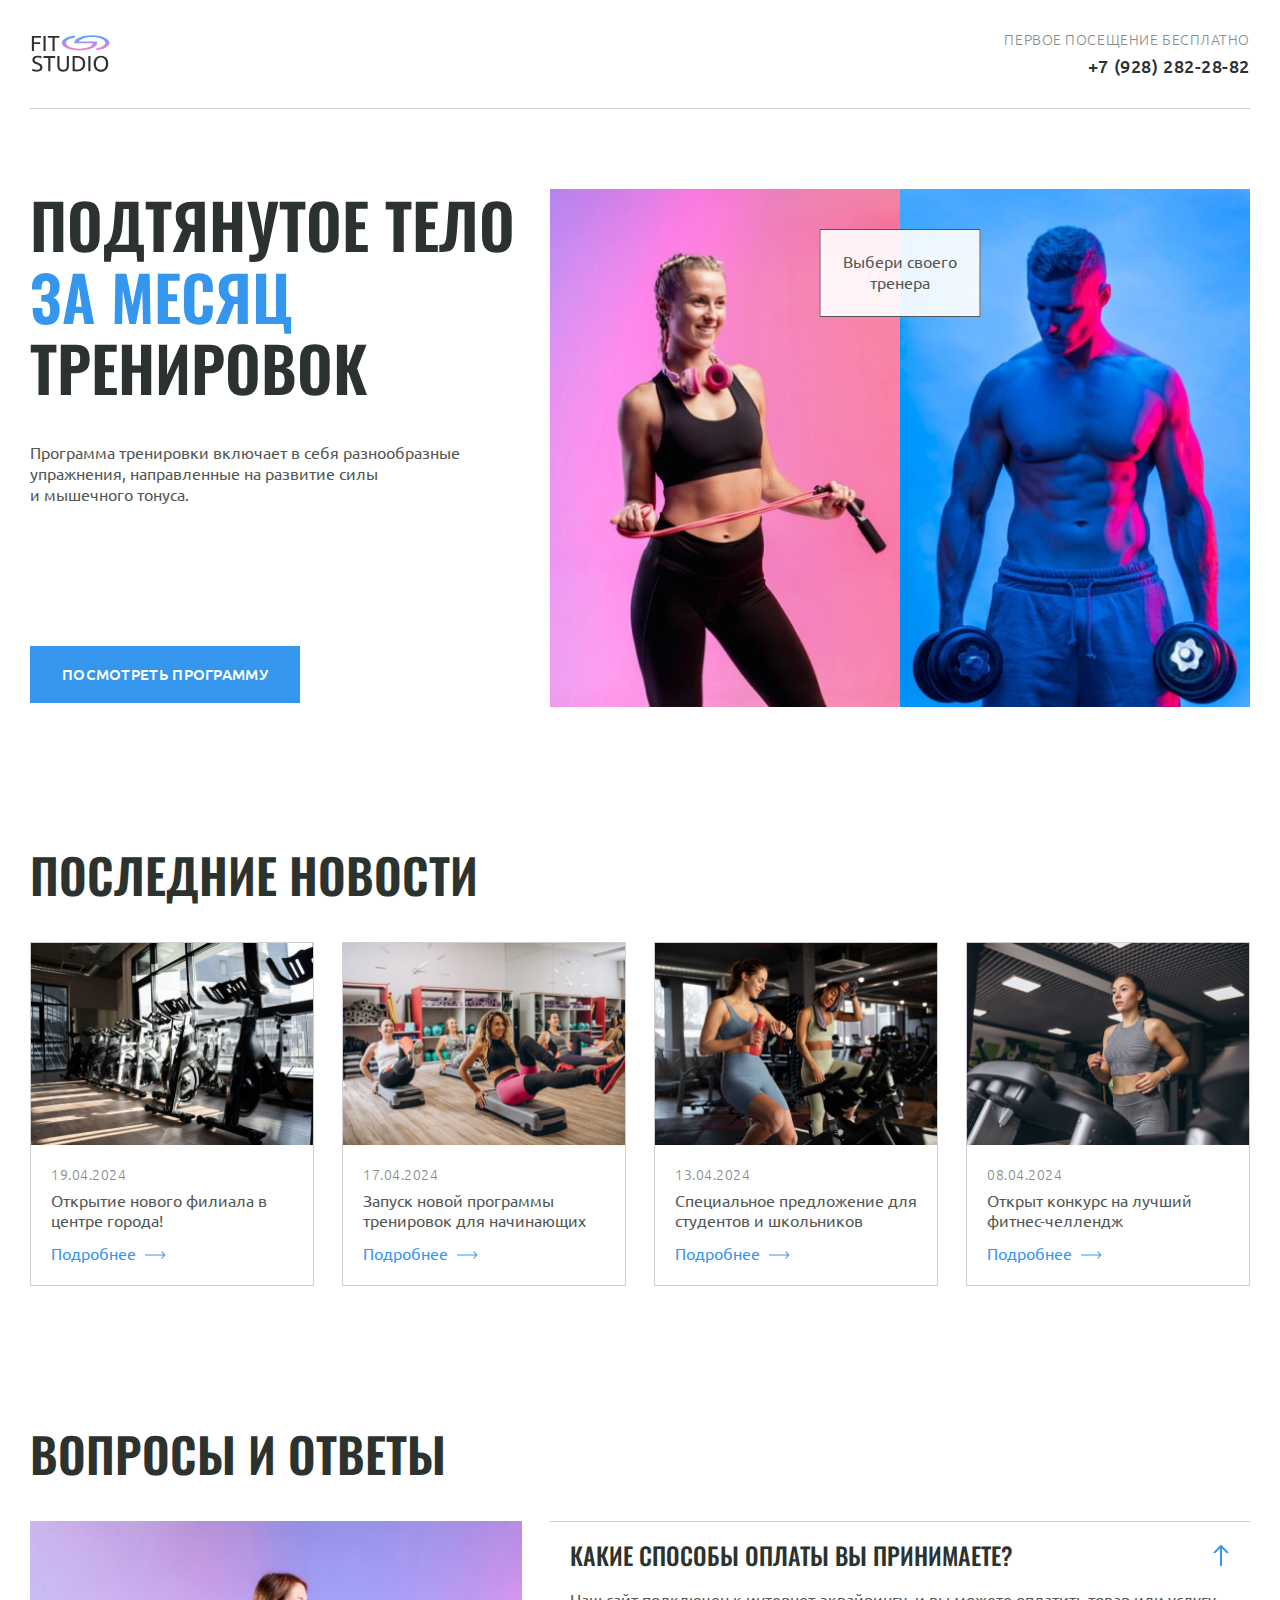
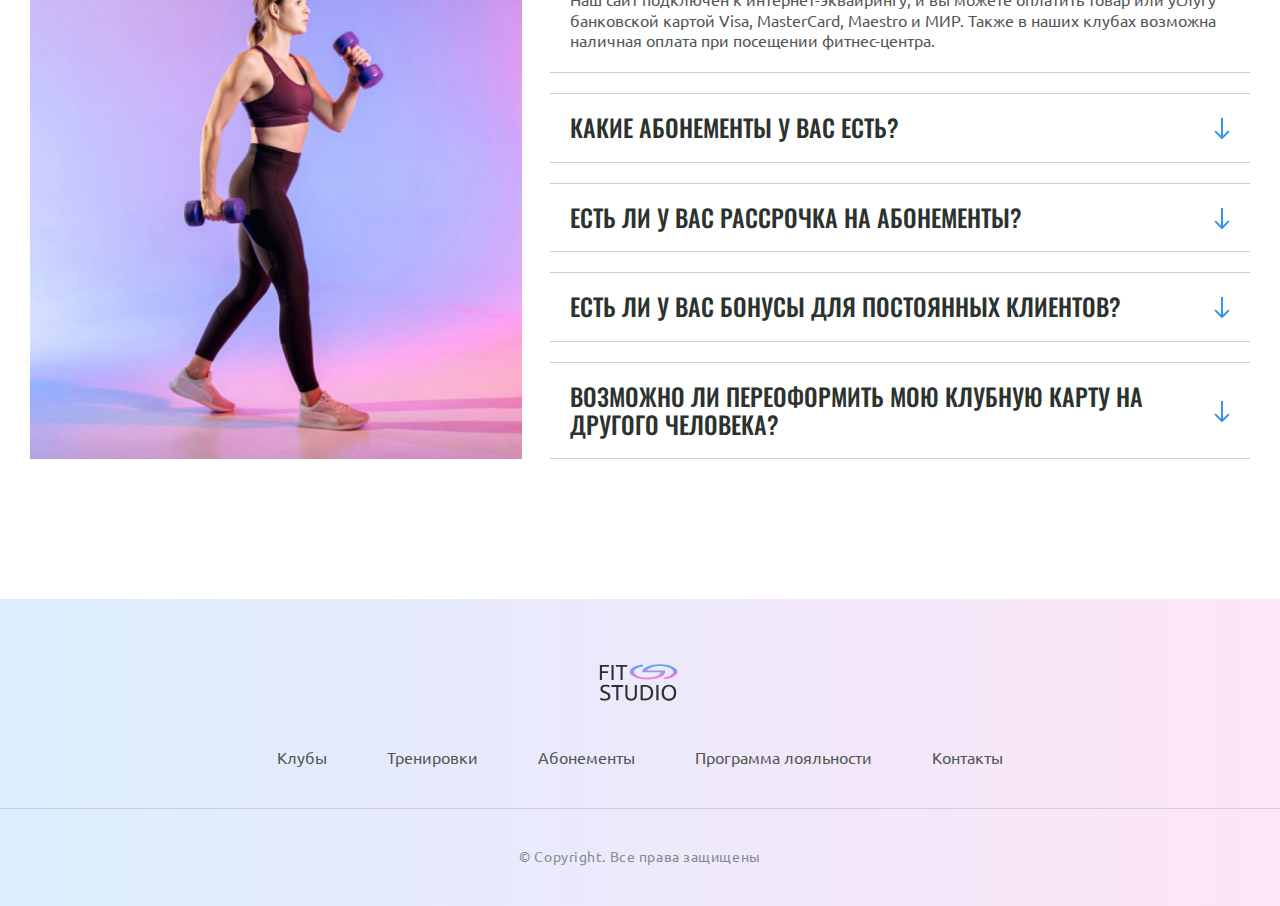
<file: fit-studio-responsive/index.html>
<!DOCTYPE html>
<html lang="ru" class="home-page">
	<head>
		<meta charset="UTF-8" />
		<meta name="viewport" content="width=device-width, initial-scale=1.0" />
		<title>Fit Studio - Главная</title>
		<link rel="stylesheet" href="./css/normalize.css" />
		<link rel="stylesheet" href="./css/fonts.css" />
		<link rel="stylesheet" href="./css/globals.css" />
		<link rel="stylesheet" href="./css/header.css" />
		<link rel="stylesheet" href="./css/index.css" />
		<link rel="stylesheet" href="./css/footer.css" />
		<link
			rel="icon"
			type="image/svg+xml"
			sizes="128x128"
			href="./images/favicon-icon.svg"
		/>
	</head>
	<body>
		<header class="header">
			<div class="container">
				<div class="header-inner">
					<a href="/">
						<img
							src="./images/logo-icon.svg"
							width="84"
							height="45"
							alt="Логотип Fit Studio"
						/>
					</a>
					<div class="phone text-sub">
						<p>Первое посещение бесплатно</p>
						<a href="tel:+79282822882">+7 (928) 282-28-82</a>
					</div>
				</div>
			</div>
		</header>
		<section class="hero section">
			<div class="container hero-container">
				<div class="hero-info">
					<h1>Подтянутое тело <strong>за месяц</strong> тренировок</h1>
					<p class="text">
						Программа тренировки включает в себя разнообразные упражнения,
						направленные на развитие силы и мышечного тонуса.
					</p>
					<a class="button" href="#">Посмотреть программу</a>
				</div>
				<div class="hero-images">
					<p class="hero-choose text">Выбери своего тренера</p>
					<img
						src="./images/sporty-woman-img.jpg"
						width="347"
						height="513"
						alt="Спортивная девушка держит в руках скакалку"
					/>
					<img
						src="./images/sporty-man-img.jpg"
						width="353"
						height="513"
						alt="Спортивный мужчина держит в руках гантели"
					/>
				</div>
			</div>
		</section>
		<section class="news section">
			<div class="container">
				<h2 class="title-large">Последние новости</h2>
				<div class="news-container">
					<article class="news-article">
						<header>
							<img
								src="./images/news/news-1-img.jpg"
								width="284"
								height="203"
								alt="Велотренажеры в спортивном зале"
							/>
							<div class="news-info">
								<time class="news-date text-sub" datetime="2024-04-19">
									19.04.2024
								</time>
								<h3 class="text">Открытие нового филиала в центре города!</h3>
							</div>
						</header>
						<footer>
							<a class="news-link" href="article.html">Подробнее</a>
						</footer>
					</article>
					<article class="news-article">
						<header>
							<img
								src="./images/news/news-2-img.jpg"
								width="284"
								height="203"
								alt="Группа женщин занимается спортом"
							/>
							<div class="news-info">
								<time class="news-date text-sub" datetime="2024-04-17">
									17.04.2024
								</time>
								<h3 class="text">
									Запуск новой программы тренировок для начинающих
								</h3>
							</div>
						</header>
						<footer>
							<a class="news-link" href="article.html">Подробнее</a>
						</footer>
					</article>
					<article class="news-article">
						<header>
							<img
								src="./images/news/news-3-img.jpg"
								width="284"
								height="203"
								alt="Две девушки занимаются на велотренажерах"
							/>
							<div class="news-info">
								<time class="news-date text-sub" datetime="2024-04-13">
									13.04.2024
								</time>
								<h3 class="text">
									Специальное предложение для студентов и школьников
								</h3>
							</div>
						</header>
						<footer>
							<a class="news-link" href="article.html">Подробнее</a>
						</footer>
					</article>
					<article class="news-article">
						<header>
							<img
								src="./images/news/news-4-img.jpg"
								width="284"
								height="203"
								alt="Девушка на беговой дорожке"
							/>
							<div class="news-info">
								<time class="news-date text-sub" datetime="2024-04-08">
									08.04.2024
								</time>
								<h3 class="text">Открыт конкурс на лучший фитнес-челлендж</h3>
							</div>
						</header>
						<footer>
							<a class="news-link" href="article.html">Подробнее</a>
						</footer>
					</article>
				</div>
			</div>
		</section>
		<section class="faq section">
			<div class="container">
				<h2 class="title-large">Вопросы и ответы</h2>
				<div class="faq-container">
					<img
						src="./images/sporty-woman-2-img.jpg"
						width="492"
						height="531"
						alt="Спортивная девушка с гантелями"
					/>
					<div>
						<details name="faq" open>
							<summary class="title-medium">
								Какие способы оплаты вы принимаете?
							</summary>
							<p class="text">
								Наш сайт подключен к интернет-эквайрингу, и вы можете оплатить
								товар или услугу банковской картой Visa, MasterCard, Maestro и
								МИР. Также в наших клубах возможна наличная оплата при посещении
								фитнес-центра.
							</p>
						</details>
						<details name="faq">
							<summary class="title-medium">
								Какие абонементы у вас есть?
							</summary>
							<p class="text">
								Наш сайт подключен к интернет-эквайрингу, и вы можете оплатить
								товар или услугу банковской картой Visa, MasterCard, Maestro и
								МИР. Также в наших клубах возможна наличная оплата при посещении
								фитнес-центра.
							</p>
						</details>
						<details name="faq">
							<summary class="title-medium">
								Есть ли у вас рассрочка на абонементы?
							</summary>
							<p class="text">
								Наш сайт подключен к интернет-эквайрингу, и вы можете оплатить
								товар или услугу банковской картой Visa, MasterCard, Maestro и
								МИР. Также в наших клубах возможна наличная оплата при посещении
								фитнес-центра.
							</p>
						</details>
						<details name="faq">
							<summary class="title-medium">
								Есть ли у вас бонусы для постоянных клиентов?
							</summary>
							<p class="text">
								Наш сайт подключен к интернет-эквайрингу, и вы можете оплатить
								товар или услугу банковской картой Visa, MasterCard, Maestro и
								МИР. Также в наших клубах возможна наличная оплата при посещении
								фитнес-центра.
							</p>
						</details>
						<details name="faq">
							<summary class="title-medium">
								Возможно ли переоформить мою клубную карту на другого человека?
							</summary>
							<p class="text">
								Наш сайт подключен к интернет-эквайрингу, и вы можете оплатить
								товар или услугу банковской картой Visa, MasterCard, Maestro и
								МИР. Также в наших клубах возможна наличная оплата при
								посещенииß фитнес-центра.
							</p>
						</details>
					</div>
				</div>
			</div>
		</section>
		<footer class="footer">
			<div class="footer-top">
				<div class="container">
					<a class="footer-logo" href="/">
						<img
							src="./images/logo-icon.svg"
							width="84"
							height="45"
							alt="Логотип Fit Studio"
						/>
					</a>
					<nav class="menu">
						<ul>
							<li><a href="#">Клубы</a></li>
							<li><a href="#">Тренировки</a></li>
							<li><a href="#">Абонементы</a></li>
							<li><a href="#">Программа лояльности</a></li>
							<li><a href="#">Контакты</a></li>
						</ul>
					</nav>
				</div>
			</div>
			<div class="container">
				<p class="copyright">&copy; Copyright. Все права защищены</p>
			</div>
		</footer>
	</body>
</html>
</file>
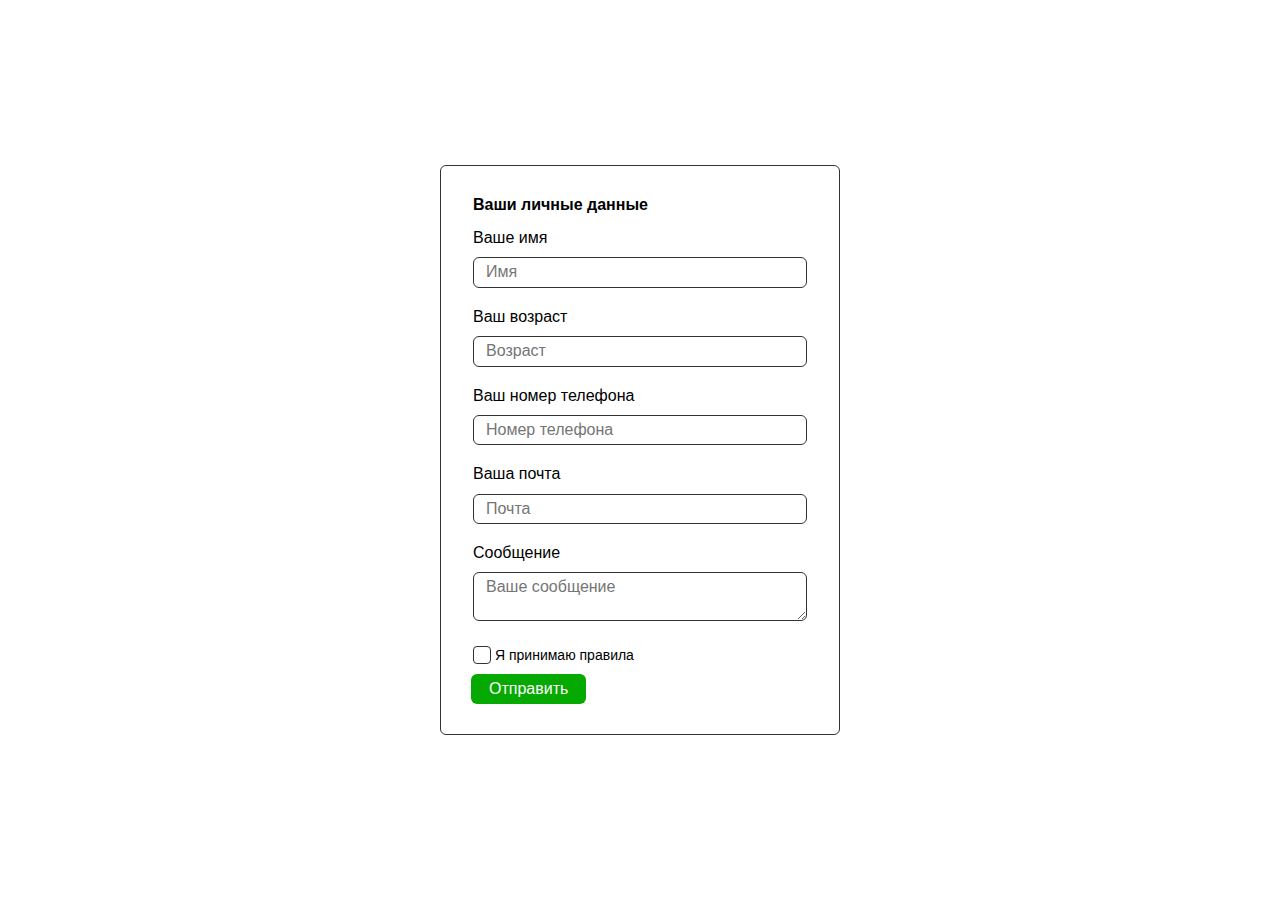
<file: form/index.html>
<!DOCTYPE html>
<html lang="ru">
  <head>
    <meta charset="UTF-8" />
    <meta name="viewport" content="width=device-width, initial-scale=1.0" />
    <title>Стилизация формы</title>
    <link rel="stylesheet" href="./css/normalize.css" />
    <link rel="stylesheet" href="./css/style.css" />
  </head>
  <body>
    <form class="form">
      <fieldset class="form-group">
        <legend class="form-group-title">Ваши личные данные</legend>
        <label for="name" class="label">Ваше имя</label>
        <input
          id="name"
          class="input"
          type="text"
          placeholder="Имя"
          name="name"
          required
        />
        <label for="age" class="label">Ваш возраст</label>
        <input
          id="age"
          class="input"
          type="number"
          placeholder="Возраст"
          name="age"
          required
        />
        <label for="phone" class="label">Ваш номер телефона</label>
        <input
          id="phone"
          class="input"
          type="tel"
          placeholder="Номер телефона"
          name="phone"
          required
        />
        <label for="email" class="label">Ваша почта</label>
        <input
          id="email"
          class="input"
          type="email"
          placeholder="Почта"
          name="email"
          required
        />
      </fieldset>
      <fieldset class="form-group">
        <label for="message" class="label">Сообщение</label>
        <textarea
          id="message"
          class="textarea"
          placeholder="Ваше сообщение"
          name="message"
          required
        ></textarea>
        <label class="label checkbox-label">
          <input class="checkbox" type="checkbox" name="checkbox" required />
          <span class="checkbox-text">Я принимаю правила</span>
        </label>
      </fieldset>
      <button class="button">Отправить</button>
    </form>
  </body>
</html>
</file>
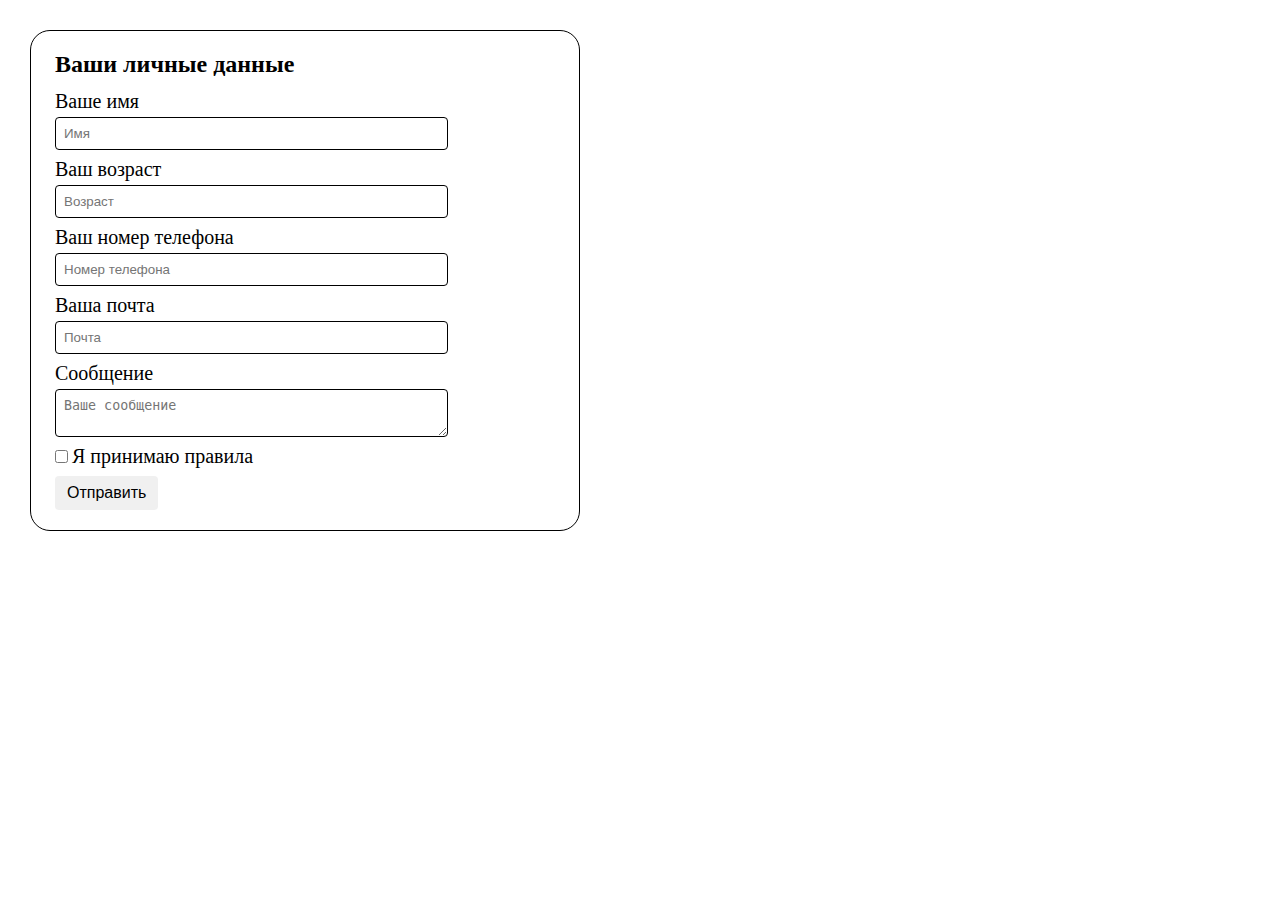
<file: forms/index.html>
<!doctype html>
<html lang="en">
  <head>
    <meta charset="UTF-8" />
    <meta
      name="viewport"
      content="width=device-width, initial-scale=1.0"
    />
    <title>Forms</title>
    <link
      rel="stylesheet"
      href="css/style.css"
    />
  </head>
  <body>
    <form class="form">
      <fieldset class="form-group">
        <h1 class="form-group__title">Ваши личные данные</h1>
        <label class="form-group__label">
          <span class="form-group__text">Ваше имя</span>

          <input
            type="text"
            name="name"
            class="form-group__input"
            placeholder="Имя"
            required
          />
        </label>
        <label class="form-group__label">
          <span class="form-group__text">Ваш возраст</span>

          <input
            type="number"
            name="age"
            class="form-group__input"
            placeholder="Возраст"
            required
          />
        </label>
        <label class="form-group__label">
          <span class="form-group__text">Ваш номер телефона</span>

          <input
            type="tel"
            name="phone"
            class="form-group__input"
            placeholder="Номер телефона"
            required
          />
        </label>
        <label class="form-group__label">
          <span class="form-group__text">Ваша почта</span>

          <input
            type="email"
            name="email"
            class="form-group__input"
            placeholder="Почта"
            required
          />
        </label>
      </fieldset>
      <fieldset class="form-group">
        <label class="form-group__label">
          <span class="form-group__text">Сообщение</span>

          <textarea
            name="message"
            class="form-group__input form-group__input--size"
            placeholder="Ваше сообщение"
            required
          ></textarea>
        </label>
        <label class="form-group__label">
          <input
            type="checkbox"
            name="rule"
            class="form-group__checkbox"
            required
          />
          <span class="form-group__text form-group__text--checkbox"
            >Я принимаю правила</span
          >
        </label>
      </fieldset>
      <button class="send">Отправить</button>
    </form>
  </body>
</html>
</file>
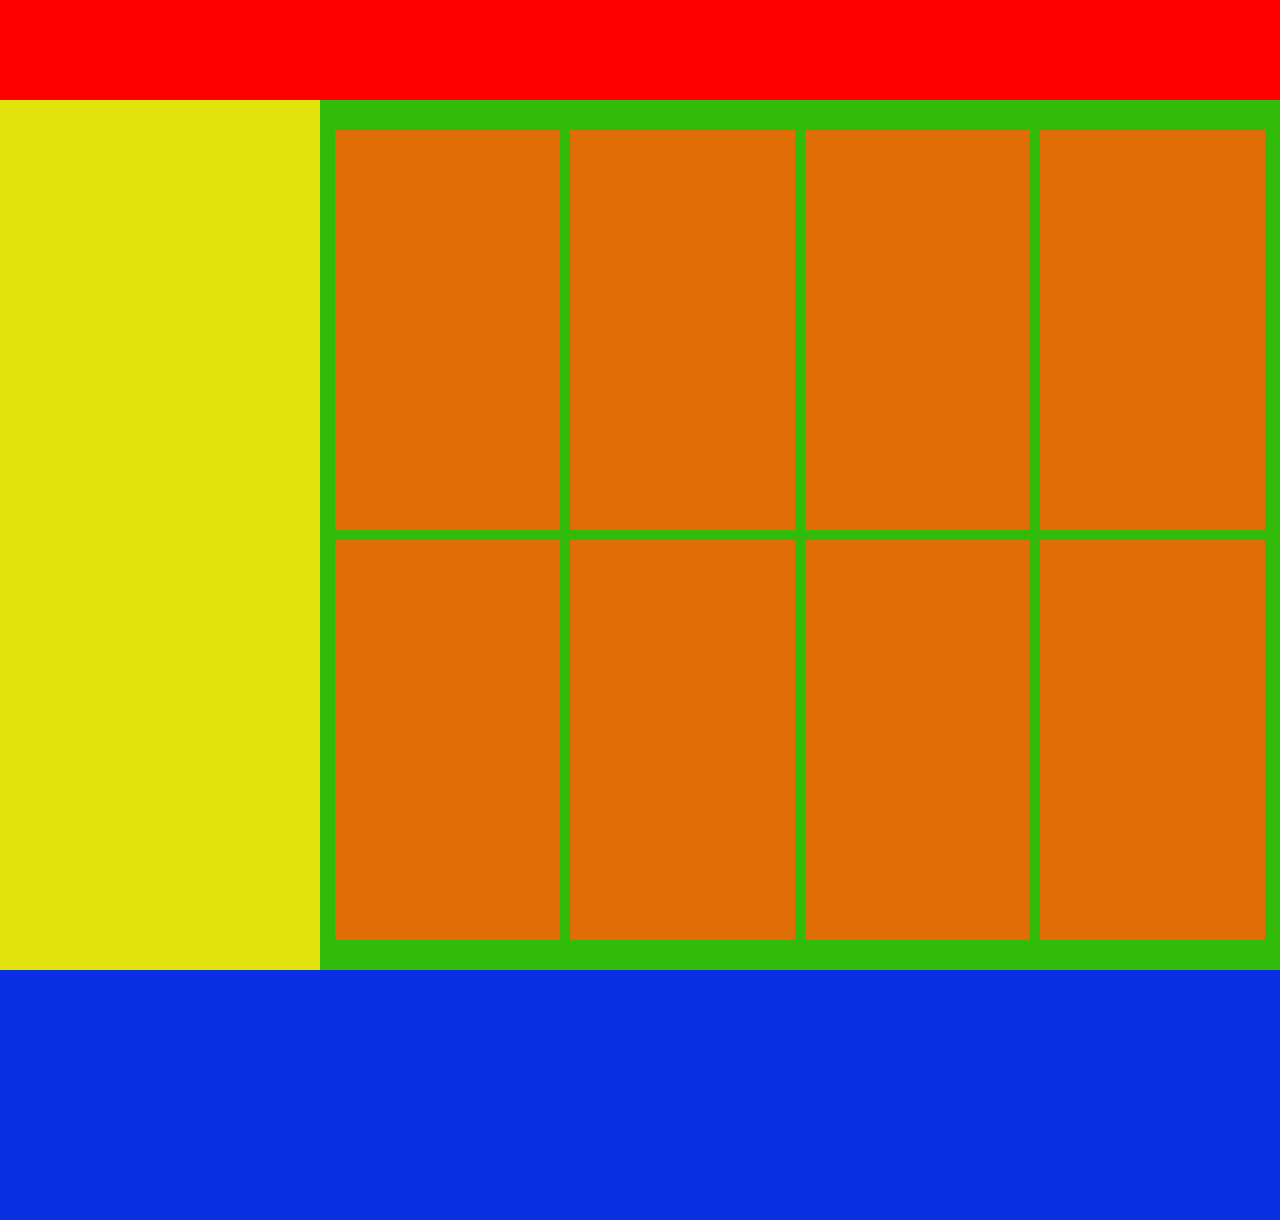
<file: grid/index.html>
<!DOCTYPE html>
<html lang="ru">
  <head>
    <meta charset="UTF-8" />
    <meta name="viewport" content="width=device-width, initial-scale=1.0" />
    <title>Grid</title>
    <link rel="stylesheet" href="./css/style.css" />
  </head>
  <body>
    <div class="wrapper">
      <header class="header"></header>
      <aside class="aside"></aside>
      <main class="main">
        <div class="container">
          <article class="article"></article>
          <article class="article"></article>
          <article class="article"></article>
          <article class="article"></article>
          <article class="article"></article>
          <article class="article"></article>
          <article class="article"></article>
          <article class="article"></article>
        </div>
      </main>
      <footer class="footer"></footer>
    </div>
  </body>
</html>
</file>
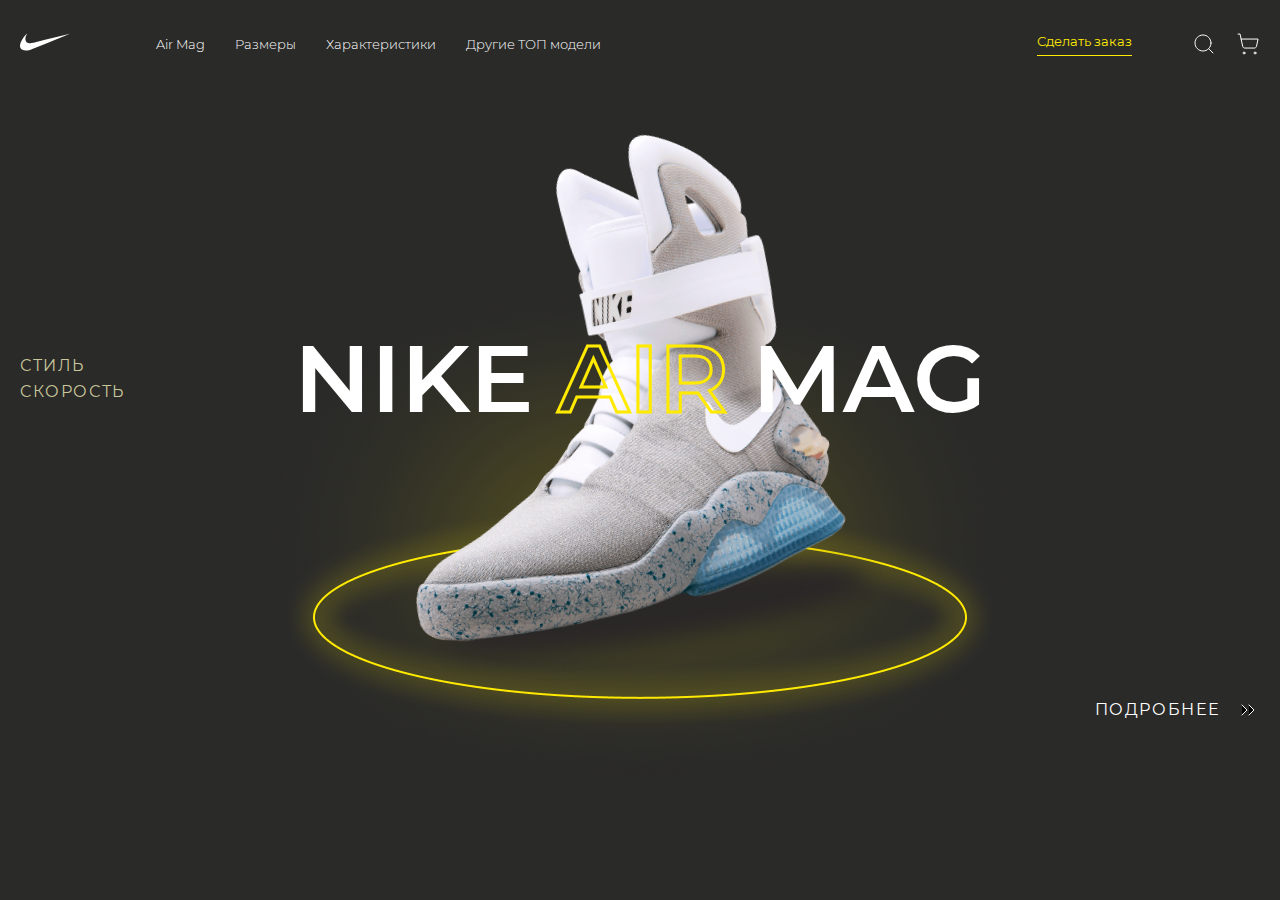
<file: nike-hero/index.html>
<!doctype html>
<html
  class="page"
  lang="ru"
>
  <head>
    <meta charset="UTF-8" />
    <meta
      name="viewport"
      content="width=device-width, initial-scale=1.0"
    />
    <link
      rel="stylesheet"
      href="./css/index.css"
    />
    <link
      rel="shortcut icon"
      href="./icons/nike-favicon-32x32.ico"
      type="image/x-icon"
    />
    <script
      defer
      src="js/index.js"
      type="module"
    ></script>
    <title>Nike Air Mag</title>
  </head>
  <body class="page__body">
    <header class="header">
      <div class="container header__container">
        <a
          href="/"
          class="logo header__logo"
        >
          <img
            class="logo__img"
            src="icons/logo-icon.svg"
            alt="Логотип Nike"
        /></a>
        <nav
          class="menu header__menu"
          aria-label="Главное меню"
        >
          <ul class="menu__list">
            <li class="menu__item">
              <a
                href="#air-mag"
                class="menu__link"
                >Air Mag</a
              >
            </li>
            <li class="menu__item">
              <a
                href="#sizes"
                class="menu__link"
                >Размеры</a
              >
            </li>
            <li class="menu__item">
              <a
                href="#characteristics"
                class="menu__link"
                >Характеристики</a
              >
            </li>
            <li class="menu__item">
              <a
                href="#top-models"
                class="menu__link"
                >Другие ТОП модели</a
              >
            </li>
            <li class="menu__item">
              <a
                href=""
                class="menu__link"
              ></a>
            </li>
          </ul>
        </nav>
        <div class="header__controls">
          <a
            href="#"
            class="header__order"
            >Сделать заказ</a
          >
          <div class="header__actions">
            <button
              class="header__actions-button"
              aria-label="Поиск"
              title="Поиск"
            >
              <svg
                width="24"
                height="24"
              >
                <use
                  class="header__actions-icon"
                  href="./icons/sprite.svg#search"
                ></use>
              </svg>
            </button>
            <button
              class="header__actions-button"
              aria-label="Корзина"
              title="Корзина"
            >
              <svg
                width="24"
                height="24"
              >
                <use
                  class="header__actions-icon"
                  href="./icons/sprite.svg#cart"
                ></use>
              </svg>
            </button>
            <button
              class="header__burger burger"
              aria-label="Открыть меню"
              aria-expanded="false"
              aria-controls="header__menu"
            >
              <svg
                width="24"
                height="24"
              >
                <use
                  class="burger__icon-menu"
                  href="./icons/sprite.svg#menu-burger"
                ></use>
                <use
                  class="burger__icon-cross"
                  href="./icons/sprite.svg#menu-cross"
                ></use>
              </svg>
            </button>
          </div>
        </div>
      </div>
    </header>
    <main class="main">
      <section class="hero">
        <container class="hero__container container">
          <header class="hero__header">
            <ul class="hero__benefits-list">
              <li class="hero__benefits-item">стиль</li>
              <li class="hero__benefits-item">cкорость</li>
            </ul>
            <h1 class="hero__title">
              Nike
              <span class="hero__title-accent">air</span>
              mag
            </h1>
            <img
              src="./images/nike-air-mag-1.png"
              alt="Кроссовок Nike Air Mag с желтым кольцом под подошвой"
              class="hero__img"
              width="846"
              height="713"
            />
          </header>
          <footer class="hero__footer">
            <a
              href="#"
              class="hero__details"
              >Подробнее
              <svg
                width="24"
                height="24"
              >
                <use
                  class="hero__details-icon"
                  href="./icons/main-sprite.svg#arrow-right"
                ></use>
              </svg>
            </a>
          </footer>
        </container>
      </section>
    </main>
  </body>
</html>
</file>
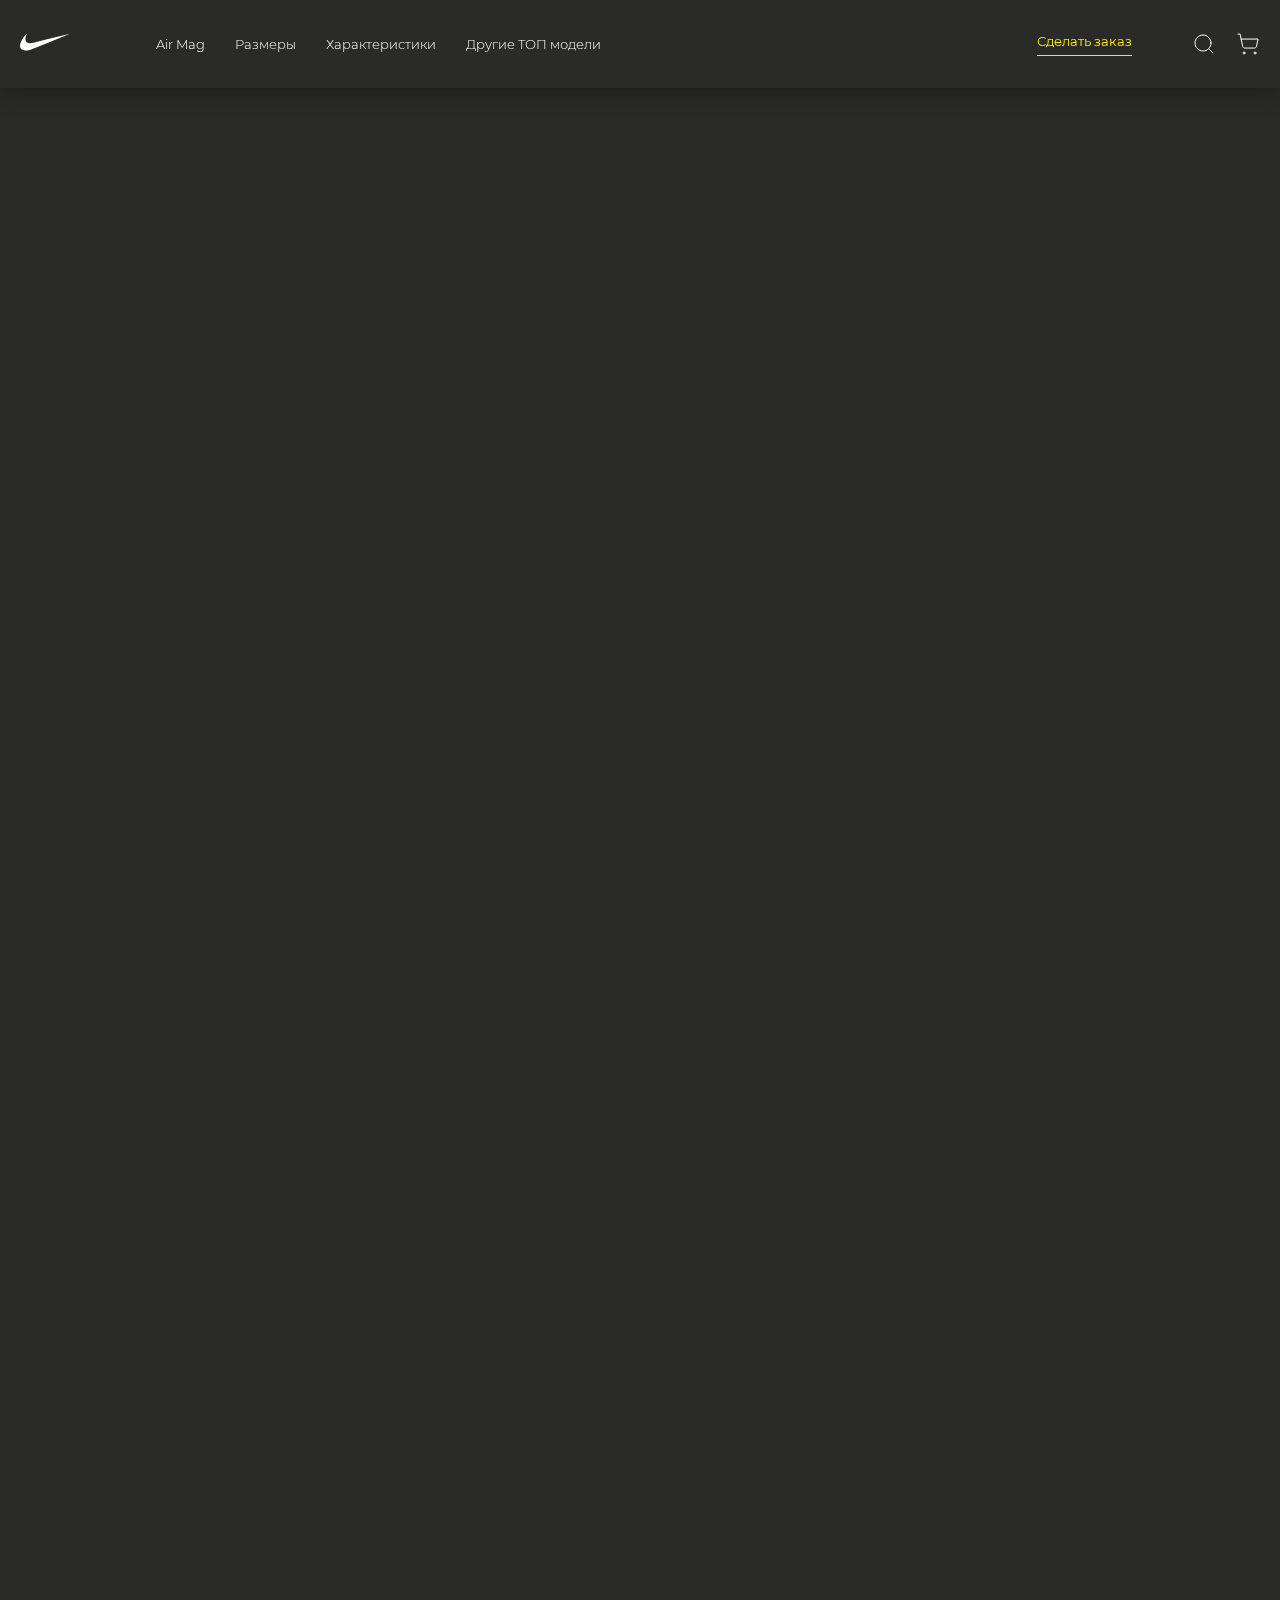
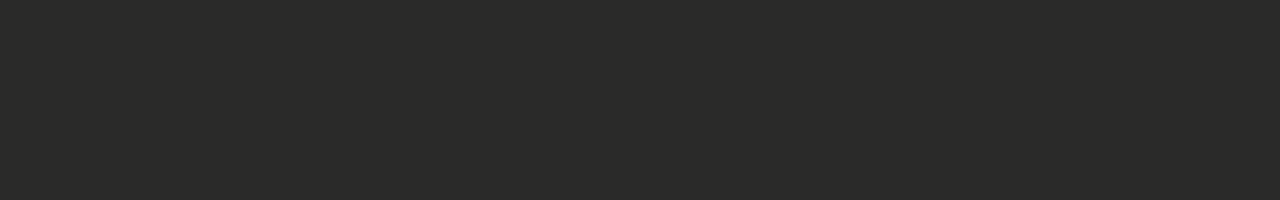
<file: nike/index.html>
<!doctype html>
<html
  class="page"
  lang="ru"
>
  <head>
    <meta charset="UTF-8" />
    <meta
      name="viewport"
      content="width=device-width, initial-scale=1.0"
    />
    <link
      rel="stylesheet"
      href="./css/index.css"
    />
    <link
      rel="shortcut icon"
      href="./icons/nike-favicon-32x32.ico"
      type="image/x-icon"
    />
    <script
      defer
      src="js/index.js"
      type="module"
    ></script>
    <title>Nike Air Mag</title>
  </head>
  <body class="page__body">
    <header class="header header--fixed">
      <div class="container header__container">
        <a
          href="/"
          class="logo header__logo"
        >
          <img
            class="logo__img"
            src="icons/logo-icon.svg"
            alt="Логотип Nike"
        /></a>
        <nav
          class="menu header__menu"
          aria-label="Главное меню"
        >
          <ul class="menu__list">
            <li class="menu__item">
              <a
                href="#air-mag"
                class="menu__link"
                >Air Mag</a
              >
            </li>
            <li class="menu__item">
              <a
                href="#sizes"
                class="menu__link"
                >Размеры</a
              >
            </li>
            <li class="menu__item">
              <a
                href="#characteristics"
                class="menu__link"
                >Характеристики</a
              >
            </li>
            <li class="menu__item">
              <a
                href="#top-models"
                class="menu__link"
                >Другие ТОП модели</a
              >
            </li>
            <li class="menu__item">
              <a
                href=""
                class="menu__link"
              ></a>
            </li>
          </ul>
        </nav>
        <div class="header__controls">
          <a
            href="#"
            class="header__order"
            >Сделать заказ</a
          >
          <div class="header__actions">
            <button
              class="header__actions-button"
              aria-label="Поиск"
              title="Поиск"
            >
              <svg
                width="24"
                height="24"
              >
                <use
                  class="header__actions-icon"
                  href="./icons/sprite.svg#search"
                ></use>
              </svg>
            </button>
            <button
              class="header__actions-button"
              aria-label="Корзина"
              title="Корзина"
            >
              <svg
                width="24"
                height="24"
              >
                <use
                  class="header__actions-icon"
                  href="./icons/sprite.svg#cart"
                ></use>
              </svg>
            </button>
            <button
              class="header__burger burger"
              aria-label="Открыть меню"
              aria-expanded="false"
              aria-controls="header__menu"
            >
              <svg
                width="24"
                height="24"
              >
                <use
                  class="burger__icon-menu"
                  href="./icons/sprite.svg#menu-burger"
                ></use>
                <use
                  class="burger__icon-cross"
                  href="./icons/sprite.svg#menu-cross"
                ></use>
              </svg>
            </button>
          </div>
        </div>
      </div>
    </header>
  </body>
</html>
</file>
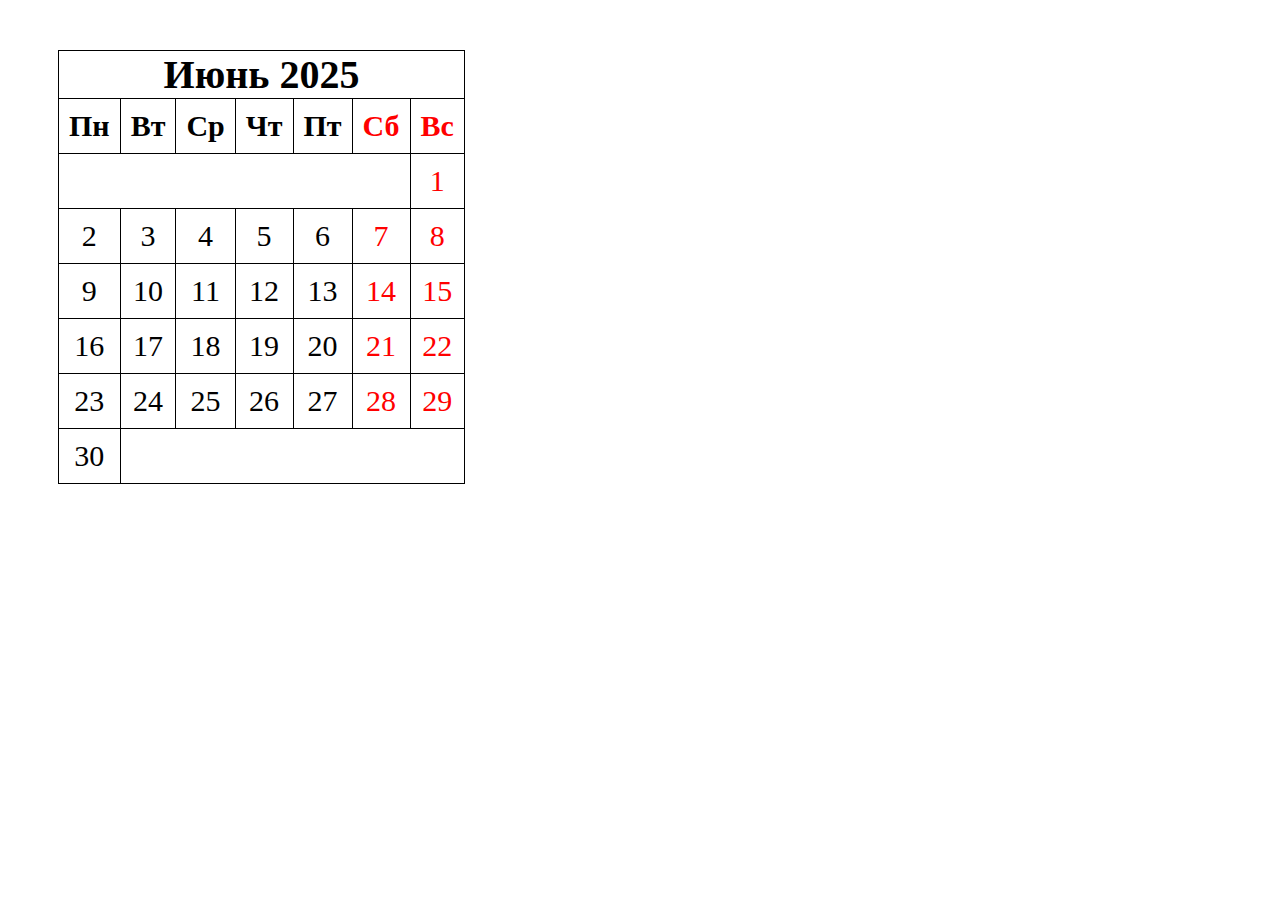
<file: tables/index.html>
<!doctype html>
<html lang="en">
  <head>
    <meta charset="UTF-8" />
    <meta
      name="viewport"
      content="width=device-width, initial-scale=1.0"
    />
    <title>Таблицы</title>
    <link
      rel="stylesheet"
      href="style.css"
    />
  </head>
  <body>
    <table>
      <caption>
        Июнь 2025
      </caption>
      <thead>
        <tr>
          <th>Пн</th>
          <th>Вт</th>
          <th>Ср</th>
          <th>Чт</th>
          <th>Пт</th>
          <th>Сб</th>
          <th>Вс</th>
        </tr>
      </thead>
      <tbody>
        <tr>
          <td colspan="6"></td>
          <td class="today">1</td>
        </tr>
        <tr>
          <td>2</td>
          <td>3</td>
          <td>4</td>
          <td>5</td>
          <td>6</td>
          <td>7</td>
          <td>8</td>
        </tr>
        <tr>
          <td>9</td>
          <td>10</td>
          <td>11</td>
          <td>12</td>
          <td>13</td>
          <td>14</td>
          <td>15</td>
        </tr>
        <tr>
          <td>16</td>
          <td>17</td>
          <td>18</td>
          <td>19</td>
          <td>20</td>
          <td>21</td>
          <td>22</td>
        </tr>
        <tr>
          <td>23</td>
          <td>24</td>
          <td>25</td>
          <td>26</td>
          <td>27</td>
          <td>28</td>
          <td>29</td>
        </tr>
        <tr>
          <td>30</td>
          <td colspan="6"></td>
        </tr>
      </tbody>
      <tr></tr>
    </table>
  </body>
</html>
</file>
<file: src/style.css>
*{padding: 0;margin: 0;border: 0;}
*,*:before,*:after{-webkit-box-sizing: border-box;box-sizing: border-box;}
:focus,:active{outline: none;}
a:focus,a:active{outline: none;}
nav,footer,header,aside{display: block;}
html,body{
    height:100%;width:100%;
    font-size:100%;line-height:1;-ms-text-size-adjust:100%;-moz-text-size-adjust:100%;-webkit-text-size-adjust:100%;}
input,button,textarea{font-family:inherit;}
input::-ms-clear{display: none;}
button{cursor: pointer;}
button::-moz-focus-inner{padding:0;border:0;}
a,a:visited{text-decoration: none;}
a:hover{text-decoration: none;}
ul li{list-style: none;}
img{vertical-align: top;}
h1,h2,h3,h4,h5,h6{font-size:inherit;font-weight: inherit;}
a{color:inherit;}



body {
    font-family: "Montserrat",SansSerif;
    color: black;
}

body.overflow {
    overflow: hidden;
}



.layout {
    display: -webkit-box;
    display: -ms-flexbox;
    display: flex;
    min-height: 100vh;
}

.sidebar {
    padding: 40px 24px 40px 0;
    -ms-flex-negative: 0;
    flex-shrink: 0;
    background-color: white;
}



.content {
    -webkit-box-flex: 1;
    -ms-flex-positive: 1;
    flex-grow: 1;
    background-color: #F4F4F4;
}

.container {
    display: -webkit-box;
    display: -ms-flexbox;
    display: flex;
    -webkit-box-orient: vertical;
    -webkit-box-direction: normal;
    -ms-flex-direction: column;
    flex-direction: column;
    -webkit-box-pack: center;
    -ms-flex-pack: center;
    justify-content: center;
    -webkit-box-align: center;
    -ms-flex-align: center;
    align-items: center;
    padding: 150px 60px 80px 60px;
}


.logo {
    margin-left: 60px;
    margin-bottom: 60px;
}

.sidebar__user {
    background-color: #F4F4F4;
    padding: 20px 30px;
    margin-left: 60px;
    margin-bottom: 100px;
    border-radius: 8px;
    border: 1px solid #DADEC9;
}

.sidebar__name {
    color:#161814;
    font-size: 18px;
    font-weight: 500;
    margin-bottom: 6px;
}

.sidebar__text {
    color: #AFB1A7;
    font-size: 13px;
    font-weight: 400;
    line-height: 130%; /* 16.9px */
}

.sidebar__item {
    width: 372px;
}

.sidebar__button {
    display: -webkit-box;
    display: -ms-flexbox;
    display: flex;
    -webkit-box-align: center;
    -ms-flex-align: center;
    align-items: center;
    gap: 10px;
    padding: 20px 60px;
    margin-bottom: 12px;
    border-radius: 0px 100px 100px 0px;
    -webkit-transition: all .5s;
    -o-transition: all .5s;
    transition: all .5s;
    cursor: pointer;
    width: 90%;
    color:#161814;
    font-size: 16px;
    font-weight: 500;
}

.sidebar__button.active , .sidebar__button:hover {
    width: 100%;
    background-color: #DAF765;
}


.content__title {
    color: #161814;
    font-size: 48px;
    font-weight: 700;
    margin-bottom: 40px;
}

.content__list {
    display: -webkit-box;
    display: -ms-flexbox;
    display: flex;
    -webkit-box-align: center;
    -ms-flex-align: center;
    align-items: center;
    -ms-flex-wrap: wrap;
    flex-wrap: wrap;
    gap: 20px;
}



.content__list-item  {
    cursor: pointer;
    padding: 12px 18px;
    background-color: #fff;
    border-radius: 10px;
    border: 1px solid #DADEC9;
    -webkit-transition: all .3s;
    -o-transition: all .3s;
    transition: all .3s;
}

.content__list-item:hover,.content__list-diplom:hover {
    background-color: #AFB1A7;
}

li a {
    padding: 12px 18px;

}


.content__list-diplom {
    -webkit-transition: all .3s;
    -o-transition: all .3s;
    transition: all .3s;
    display: inline-block;
    padding: 12px 18px;
    background-color: #fff;
    border-radius: 10px;
    border: 1px solid #DADEC9;
}

.content__decor {
    display: -webkit-box;
    display: -ms-flexbox;
    display: flex;
    -webkit-box-align: center;
    -ms-flex-align: center;
    align-items: center;
}

.content__decor-text {
    color:#BEDD44;
    font-size: 36px;
    font-weight: 700;
    line-height: 110%; /* 39.6px */
}

.content__block {
    max-width: 1200px;
}

.content__block.hidden {
    display: none;
}

.content__decor-img img{
    width: 100%;
}

.burger {
    display: none;
    padding: 5px;
    position: fixed;
    top: 3%;
    right: 7%;
    width: 40px;
    height: 40px;
    background-color: #161814;
    border-radius: 50%;
    z-index: 10;
    border: 1px solid #DAF765;
}

@media (max-width: 768px) {
    .burger {
        display: block;
    }

    .sidebar {
        -webkit-transition: all .3s;
        -o-transition: all .3s;
        transition: all .3s;
        -webkit-transform: translateX(-100%);
        -ms-transform: translateX(-100%);
        transform: translateX(-100%);
        position: fixed;
        top: 0;
        left: 0;
        bottom: 0;
        z-index: 5;
    }

    .sidebar.show {
        -webkit-transform: translateX(0%);
        -ms-transform: translateX(0%);
        transform: translateX(0%);
    }

    .overlay {
        opacity: 0;
        pointer-events: none;
        -webkit-transition: all .3s;
        -o-transition: all .3s;
        transition: all .3s;
        position: absolute;
        top: 0;
        right: 0;
        left: 0;
        bottom: 0;
        z-index: 3;
        background-color: #000000e0;
    }

    .overlay.show {
        opacity: 1;
        pointer-events: all;
    }

    .container {
        padding: 40px 20px;
        min-height: 100%;
    }

    .content__decor {
        margin-top: 20px;
        -webkit-box-orient: vertical;
        -webkit-box-direction: normal;
        -ms-flex-direction: column;
        flex-direction: column;
    }
}

@media (max-width: 400px) {
    .sidebar__user {
        margin-left: 0;
    }
}
</file>
<file: fit-studio-bem/css/fonts.css>
@font-face {
  font-family: "Ubuntu";
  src: local("Ubuntu"), url("../fonts/UbuntuLight.woff2") format("woff2");
  font-weight: 300;
  font-style: normal;
  font-display: swap;
}

@font-face {
  font-family: "Ubuntu";
  src: local("Ubuntu"), url("../fonts/UbuntuRegular.woff2") format("woff2");
  font-weight: 400;
  font-style: normal;
  font-display: swap;
}

@font-face {
  font-family: "Ubuntu";
  src: local("Ubuntu"), url("../fonts/UbuntuMedium.woff2") format("woff2");
  font-weight: 500;
  font-style: normal;
  font-display: swap;
}

@font-face {
  font-family: "Oswald";
  src: local("Oswald"), url("../fonts/OswaldMedium.woff2") format("woff2");
  font-weight: 500;
  font-style: normal;
  font-display: swap;
}

@font-face {
  font-family: "Oswald";
  src: local("Oswald"), url("../fonts/OswaldSemiBold.woff2") format("woff2");
  font-weight: 600;
  font-style: normal;
  font-display: swap;
}
</file>
<file: fit-studio-bem/css/globals.css>
html {
  font-family: Ubuntu, sans-serif;
  font-weight: 400;
}

*,
*::before,
*::after {
  box-sizing: border-box;
}

body {
  display: flex;
  flex-direction: column;
  min-width: 375px;
  min-height: 100vh;
}

h1,
h2,
h3,
h4,
h5,
h6,
p {
  margin: 0;
}

a {
  text-decoration: none;
}

img {
  max-width: 100%;
  height: auto;
  object-fit: cover;
}

a,
button {
  outline: none;
}

.container {
  max-width: 1250px;
  margin: 0 auto;
  padding: 0 15px;
}

.text {
  font-weight: 400;
  font-size: 16px;
  line-height: 130%;
  color: #535755;
}

.button {
  display: inline-block;
  padding: 19px 32px;
  font-weight: 500;
  font-size: 15px;
  line-height: 130%;
  letter-spacing: 0.02em;
  text-transform: uppercase;
  text-align: center;
  color: #fff;
  background-color: #3596ed;
  transition: opacity 0.2s, background-color 0.2s;
}

.button:hover {
  opacity: 0.85;
}

.button:not(:disabled):active {
  background-color: #2d82cd;
}

button.button:disabled {
  opacity: 0.65;
  cursor: default;
}

.section {
  margin-bottom: 140px;
}

.title-large {
  max-width: 596px;
  margin-bottom: 40px;
  font-family: Oswald, sans-serif;
  font-weight: 600;
  font-size: 48px;
  line-height: 115%;
  text-transform: uppercase;
  color: #2c332f;
}

.title-medium {
  font-family: Oswald, sans-serif;
  font-weight: 500;
  font-size: 24px;
  line-height: 115%;
  text-transform: uppercase;
  color: #2c332f;
}

.text-sub {
  font-weight: 300;
  font-size: 14px;
  letter-spacing: 0.04em;
  text-transform: uppercase;
  color: #858e8a;
}

.decor::before {
  content: "";
  position: absolute;
  z-index: -1;
  width: calc(50% - 250px);
  height: 48px;
  background: url("../images/decor-icon.svg") repeat-x;
}

a:focus-visible,
button:focus-visible,
summary:focus-visible {
  outline: 2px solid #3596ed;
  outline-offset: 1px;
}

@media (width <= 992px) {
  .container {
    max-width: 768px;
  }
}

@media (width <= 768px) {
  .container {
    max-width: 576px;
  }

  .title-large {
    font-size: 40px;
    margin-bottom: 30px;
  }

  .home-page .title-large {
    max-width: inherit;
    text-align: center;
  }

  .title-medium {
    font-size: 22px;
  }
}

@media (width <= 576px) {
  .section {
    margin-bottom: 80px;
  }

  .title-large {
    font-size: 32px;
  }

  .title-medium {
    font-size: 18px;
  }
}
</file>
<file: fit-studio-bem/css/header.css>
.header__inner {
  display: flex;
  justify-content: space-between;
  align-items: center;
  gap: 10px;
  padding-top: 30px;
  padding-bottom: 30px;
  border-bottom: 1px solid #d3cbd9;
}

.phone {
  text-align: right;
}

.phone p {
  margin-bottom: 8px;
}

.phone a {
  font-weight: 500;
  font-size: 18px;
  color: #2c332f;
  transition: color 0.2s;
}

.phone a:hover {
  color: #3596ed;
}
</file>
<file: fit-studio-bem/css/index.css>
.hero {
  position: relative;
  padding-top: 80px;
}

.hero::before {
  bottom: 106px;
  width: 100%;
}

.hero__container {
  display: flex;
  gap: 28px;
}

.hero h1 {
  margin-bottom: 40px;
  font-family: Oswald, sans-serif;
  font-weight: 600;
  font-size: 62px;
  line-height: 115%;
  text-transform: uppercase;
  color: #2c332f;
}

.hero h1 strong {
  font-weight: 600;
  color: #3596ed;
}

.hero__info {
  max-width: 492px;
}

.hero__info .text {
  max-width: 440px;
  margin-bottom: 140px;
}

.hero__images {
  position: relative;
  display: flex;
}

.hero__choose {
  position: absolute;
  top: 40px;
  left: 50%;
  transform: translateX(-50%);
  max-width: 161px;
  padding: 22px;
  background: rgb(255 255 255 / 0.9);
  border: 1px solid #535755;
  text-align: center;
}

.news__container {
  display: flex;
  gap: 28px;
}

.news__article {
  display: flex;
  flex-direction: column;
  max-width: 284px;
  flex: 1 1 25%;
  background-color: #fff;
  border: 1px solid #d3cbd9;
  overflow: hidden;
}

.news__article img {
  display: block;
}

.news__info {
  padding: 20px 20px 0;
  margin-bottom: 12px;
}

.news__date {
  display: inline-block;
  margin-bottom: 8px;
}

.news__article footer {
  padding: 0 20px 20px;
  margin-top: auto;
}

.news__link {
  display: inline-flex;
  align-items: center;
  gap: 8px;
  font-weight: 400;
  font-size: 16px;
  line-height: 130%;
  color: #3596ed;
}

.news__link::after {
  content: "";
  display: inline-block;
  width: 22px;
  height: 9px;
  background-image: url("../images/arrow-right-icon.svg");
  transition: transform 0.2s;
}

.news__link:hover::after {
  transform: translateX(5px);
}

.faq {
  position: relative;
}

.faq::before {
  top: 215px;
}

.faq__container {
  display: flex;
  gap: 28px;
}

details {
  margin-bottom: 20px;
  border-block: 1px solid #d3cbd9;
}

details:last-child {
  margin-bottom: 0;
}

details[open] summary::after {
  transform: rotate(180deg);
}

summary {
  display: flex;
  align-items: center;
  justify-content: space-between;
  gap: 10px;
  list-style: none;
  padding: 20px;
  cursor: pointer;
}

summary::after {
  content: "";
  display: inline-block;
  flex-shrink: 0;
  width: 17px;
  height: 22px;
  background: url("../images/arrow-down-icon.svg") no-repeat center / cover;
}

summary::-webkit-details-marker {
  display: none;
}

details > p {
  padding: 0 20px 20px;
}

@media (width <= 1440px) {
  .hero__images img {
    width: 50%;
  }
}

@media (width <= 992px) {
  .hero::after {
    display: none;
  }

  .hero__container {
    flex-direction: column;
    align-items: center;
  }

  .hero__info {
    text-align: center;
  }

  .hero h1 {
    margin-bottom: 30px;
    font-size: 52px;
  }

  .hero__info .text {
    max-width: inherit;
    margin-bottom: 30px;
  }

  .news__container {
    flex-wrap: wrap;
    justify-content: center;
    gap: 20px;
  }

  .news__article {
    flex-basis: 50%;
    max-width: 350px;
  }

  .news__article img {
    width: 100%;
  }

  .faq::before {
    display: none;
  }

  .faq__container {
    flex-direction: column-reverse;
    align-items: center;
  }
}

@media (width <= 768px) {
  .hero h1 {
    font-size: 50px;
  }

  .news__article {
    flex-basis: 100%;
    max-width: 400px;
  }
}

@media (width <= 576px) {
  .hero {
    padding-top: 60px;
  }

  .hero__info {
    max-width: 410px;
  }

  .hero h1 {
    font-size: 42px;
  }

  .hero__choose {
    max-width: 125px;
    padding: 10px;
    font-size: 14px;
  }
}
</file>
<file: fit-studio-bem/css/footer.css>
.footer {
  padding: 60px 0 40px;
  margin-top: auto;
  background-image: linear-gradient(
    90deg,
    rgba(73, 169, 255, 0.2) 0%,
    rgba(252, 124, 217, 0.2) 100%
  );
  text-align: center;
}

.footer__top {
  padding-bottom: 40px;
  margin-bottom: 40px;
  border-bottom: 1px solid #d3cbd9;
}

.footer__logo {
  display: inline-block;
  margin-bottom: 40px;
}

.menu ul {
  display: flex;
  justify-content: center;
  align-items: center;
  gap: 60px;
  list-style: none;
  margin: 0;
  padding: 0;
}

.menu a {
  font-weight: 400;
  font-size: 16px;
  line-height: 130%;
  color: #535755;
  transition: color 0.2s;
}

.menu a:hover {
  color: #3596ed;
}

.copyright {
  font-weight: 400;
  font-size: 14px;
  letter-spacing: 0.04em;
  color: #858e8a;
}

@media (width <= 768px) {
  .menu ul {
    flex-direction: column;
    gap: 25px;
  }
}

@media (width <= 576px) {
  .footer {
    padding-top: 40px;
  }
}
</file>
<file: fit-studio-faq/css/fonts.css>
@font-face {
  font-family: "Ubuntu";
  src: local("Ubuntu"), url("../fonts/UbuntuLight.woff2") format("woff2");
  font-weight: 300;
  font-style: normal;
  font-display: swap;
}

@font-face {
  font-family: "Ubuntu";
  src: local("Ubuntu"), url("../fonts/UbuntuRegular.woff2") format("woff2");
  font-weight: 400;
  font-style: normal;
  font-display: swap;
}

@font-face {
  font-family: "Ubuntu";
  src: local("Ubuntu"), url("../fonts/UbuntuMedium.woff2") format("woff2");
  font-weight: 500;
  font-style: normal;
  font-display: swap;
}

@font-face {
  font-family: "Oswald";
  src: local("Oswald"), url("../fonts/OswaldMedium.woff2") format("woff2");
  font-weight: 500;
  font-style: normal;
  font-display: swap;
}

@font-face {
  font-family: "Oswald";
  src: local("Oswald"), url("../fonts/OswaldSemiBold.woff2") format("woff2");
  font-weight: 600;
  font-style: normal;
  font-display: swap;
}
</file>
<file: fit-studio-faq/css/globals.css>
html {
  font-family: Ubuntu, sans-serif;
  font-weight: 400;
}

*,
*::before,
*::after {
  box-sizing: border-box;
}

body {
  display: flex;
  flex-direction: column;
  min-height: 100vh;
}

h1,
h2,
h3,
h4,
h5,
h6,
p {
  margin: 0;
}

a {
  text-decoration: none;
}

a,
button {
  outline: none;
}

.container {
  max-width: 1250px;
  margin: 0 auto;
  padding: 0 15px;
}

.text {
  font-weight: 400;
  font-size: 16px;
  line-height: 130%;
  color: #535755;
}

.button {
  display: inline-block;
  padding: 19px 32px;
  font-weight: 500;
  font-size: 15px;
  line-height: 130%;
  letter-spacing: 0.02em;
  text-transform: uppercase;
  text-align: center;
  color: #fff;
  background-color: #3596ed;
  transition: opacity 0.2s, background-color 0.2s;
}

.button:hover {
  opacity: 0.85;
}

.button:not(:disabled):active {
  background-color: #2d82cd;
}

button.button:disabled {
  opacity: 0.65;
  cursor: default;
}

.section {
  margin-bottom: 140px;
}

.title-large {
  max-width: 596px;
  margin-bottom: 40px;
  font-family: Oswald, sans-serif;
  font-weight: 600;
  font-size: 48px;
  line-height: 115%;
  text-transform: uppercase;
  color: #2c332f;
}

.title-medium {
  font-family: Oswald, sans-serif;
  font-weight: 500;
  font-size: 24px;
  line-height: 115%;
  text-transform: uppercase;
  color: #2c332f;
}

.text-sub {
  font-weight: 300;
  font-size: 14px;
  letter-spacing: 0.04em;
  text-transform: uppercase;
  color: #858e8a;
}

a:focus-visible,
button:focus-visible,
summary:focus-visible {
  outline: 2px solid #3596ed;
  outline-offset: 1px;
}
</file>
<file: fit-studio-faq/css/header.css>
.header-inner {
  display: flex;
  justify-content: space-between;
  align-items: center;
  gap: 10px;
  padding-top: 30px;
  padding-bottom: 30px;
  border-bottom: 1px solid #d3cbd9;
}

.phone {
  text-align: right;
}

.phone p {
  margin-bottom: 8px;
}

.phone a {
  font-weight: 500;
  font-size: 18px;
  color: #2c332f;
  transition: color 0.2s;
}

.phone a:hover {
  color: #3596ed;
}
</file>
<file: fit-studio-faq/css/index.css>
.hero {
  position: relative;
  padding-top: 80px;
}

.hero::after {
  content: "";
  position: absolute;
  bottom: 106px;
  z-index: -1;
  width: 100%;
  height: 48px;
  background: url("../images/decor-large-icon.svg") repeat-x;
}

.hero-container {
  display: flex;
  align-items: center;
  gap: 28px;
}

.hero h1 {
  margin-bottom: 40px;
  font-family: Oswald, sans-serif;
  font-weight: 600;
  font-size: 62px;
  line-height: 115%;
  text-transform: uppercase;
  color: #2c332f;
}

.hero h1 strong {
  font-weight: 600;
  color: #3596ed;
}

.hero-info .text {
  max-width: 440px;
  margin-bottom: 140px;
}

.hero-images {
  position: relative;
  display: flex;
}

.hero-choose {
  position: absolute;
  top: 40px;
  left: 50%;
  transform: translateX(-50%);
  max-width: 161px;
  padding: 22px;
  background: rgb(255 255 255 / 0.9);
  border: 1px solid #535755;
  text-align: center;
}

.news-container {
  display: flex;
  gap: 28px;
}

.news-article {
  display: flex;
  flex-direction: column;
  max-width: 284px;
  background-color: #fff;
  border: 1px solid #d3cbd9;
  overflow: hidden;
}

.news-article img {
  display: block;
}

.news-info {
  padding: 20px 20px 0;
  margin-bottom: 12px;
}

.news-date {
  display: inline-block;
  margin-bottom: 8px;
}

.news-article footer {
  padding: 0 20px 20px;
  margin-top: auto;
}

.news-link {
  display: inline-flex;
  align-items: center;
  gap: 8px;
  font-weight: 400;
  font-size: 16px;
  line-height: 130%;
  color: #3596ed;
}

.news-link::after {
  content: "";
  display: inline-block;
  width: 22px;
  height: 9px;
  background-image: url("../images/arrow-right-icon.svg");
  transition: transform 0.2s;
}

.news-link:hover::after {
  transform: translateX(5px);
}

.faq {
  position: relative;
}

.faq::before {
  content: "";
  position: absolute;
  top: 215px;
  z-index: -1;
  width: calc(50% - 250px);
  height: 48px;
  background: url("../images/decor-large-icon.svg") repeat-x;
}

.faq-container {
  display: flex;
  gap: 28px;
}

details {
  margin-bottom: 20px;
  border-block: 1px solid #d3cbd9;
}

details[open] summary::after {
  transform: rotate(180deg);
}

summary {
  display: flex;
  align-items: center;
  justify-content: space-between;
  gap: 10px;
  list-style: none;
  padding: 20px;
  cursor: pointer;
}

summary::after {
  content: "";
  display: inline-block;
  width: 17px;
  height: 22px;
  background: url("../images/arrow-down-icon.svg") no-repeat center / cover;
}

summary::-webkit-details-marker {
  display: none;
}

details > p {
  padding: 0 20px 20px;
}
</file>
<file: fit-studio-faq/css/footer.css>
.footer {
  padding: 60px 0 40px;
  margin-top: auto;
  background-image: linear-gradient(
    90deg,
    rgba(73, 169, 255, 0.2) 0%,
    rgba(252, 124, 217, 0.2) 100%
  );
  text-align: center;
}

.footer-top {
  padding-bottom: 40px;
  margin-bottom: 40px;
  border-bottom: 1px solid #d3cbd9;
}

.footer-logo {
  display: inline-block;
  margin-bottom: 40px;
}

.menu ul {
  display: flex;
  justify-content: center;
  align-items: center;
  gap: 60px;
  list-style: none;
  margin: 0;
  padding: 0;
}

.menu a {
  font-weight: 400;
  font-size: 16px;
  line-height: 130%;
  color: #535755;
  transition: color 0.2s;
}

.menu a:hover {
  color: #3596ed;
}

.copyright {
  font-weight: 400;
  font-size: 14px;
  letter-spacing: 0.04em;
  color: #858e8a;
}
</file>
<file: fit-studio-hero-news/css/fonts.css>
@font-face {
  font-family: "Ubuntu";
  src: local("Ubuntu"), url("../fonts/UbuntuLight.woff2") format("woff2");
  font-weight: 300;
  font-style: normal;
  font-display: swap;
}

@font-face {
  font-family: "Ubuntu";
  src: local("Ubuntu"), url("../fonts/UbuntuRegular.woff2") format("woff2");
  font-weight: 400;
  font-style: normal;
  font-display: swap;
}

@font-face {
  font-family: "Ubuntu";
  src: local("Ubuntu"), url("../fonts/UbuntuMedium.woff2") format("woff2");
  font-weight: 500;
  font-style: normal;
  font-display: swap;
}

@font-face {
  font-family: "Oswald";
  src: local("Oswald"), url("../fonts/OswaldMedium.woff2") format("woff2");
  font-weight: 500;
  font-style: normal;
  font-display: swap;
}

@font-face {
  font-family: "Oswald";
  src: local("Oswald"), url("../fonts/OswaldSemiBold.woff2") format("woff2");
  font-weight: 600;
  font-style: normal;
  font-display: swap;
}
</file>
<file: fit-studio-hero-news/css/globals.css>
html {
  font-family: Ubuntu, sans-serif;
  font-weight: 400;
}

*,
*::before,
*::after {
  box-sizing: border-box;
}

body {
  display: flex;
  flex-direction: column;
  min-height: 100vh;
}

h1,
h2,
h3,
h4,
h5,
h6,
p {
  margin: 0;
}

a {
  text-decoration: none;
}

.container {
  max-width: 1250px;
  margin: 0 auto;
  padding: 0 15px;
}

.text {
  font-weight: 400;
  font-size: 16px;
  line-height: 130%;
  color: #535755;
}

.button {
  display: inline-block;
  padding: 19px 32px;
  font-weight: 500;
  font-size: 15px;
  line-height: 130%;
  letter-spacing: 0.02em;
  text-transform: uppercase;
  text-align: center;
  color: #fff;
  background-color: #3596ed;
  transition: opacity 0.2s;
}

.button:hover {
  opacity: 0.85;
}

.section {
  margin-bottom: 140px;
}

.title-large {
  max-width: 596px;
  margin-bottom: 40px;
  font-family: Oswald, sans-serif;
  font-weight: 600;
  font-size: 48px;
  line-height: 115%;
  text-transform: uppercase;
  color: #2c332f;
}

.text-sub {
  font-weight: 300;
  font-size: 14px;
  letter-spacing: 0.04em;
  text-transform: uppercase;
  color: #858e8a;
}
</file>
<file: fit-studio-hero-news/css/header.css>
.header-inner {
  display: flex;
  justify-content: space-between;
  align-items: center;
  gap: 10px;
  padding-top: 30px;
  padding-bottom: 30px;
  border-bottom: 1px solid #d3cbd9;
}

.phone {
  text-align: right;
}

.phone p {
  margin-bottom: 8px;
}

.phone a {
  font-weight: 500;
  font-size: 18px;
  color: #2c332f;
  transition: color 0.2s;
}

.phone a:hover {
  color: #3596ed;
}
</file>
<file: fit-studio-hero-news/css/index.css>
.hero {
  position: relative;
  padding-top: 80px;
}

.hero::after {
  content: "";
  position: absolute;
  bottom: 106px;
  z-index: -1;
  width: 100%;
  height: 48px;
  background: url("../images/decor-large-icon.svg") repeat-x;
}

.hero-container {
  display: flex;
  align-items: center;
  gap: 28px;
}

.hero h1 {
  margin-bottom: 40px;
  font-family: Oswald, sans-serif;
  font-weight: 600;
  font-size: 62px;
  line-height: 115%;
  text-transform: uppercase;
  color: #2c332f;
}

.hero h1 strong {
  font-weight: 600;
  color: #3596ed;
}

.hero-info .text {
  max-width: 440px;
  margin-bottom: 140px;
}

.hero-images {
  position: relative;
  display: flex;
}

.hero-choose {
  position: absolute;
  top: 40px;
  left: 50%;
  transform: translateX(-50%);
  max-width: 161px;
  padding: 22px;
  background: rgb(255 255 255 / 0.9);
  border: 1px solid #535755;
  text-align: center;
}

.news-container {
  display: flex;
  gap: 28px;
}

.news-article {
  display: flex;
  flex-direction: column;
  max-width: 284px;
  background-color: #fff;
  border: 1px solid #d3cbd9;
  overflow: hidden;
}

.news-article img {
  display: block;
}

.news-info {
  padding: 20px 20px 0;
  margin-bottom: 12px;
}

.news-date {
  display: inline-block;
  margin-bottom: 8px;
}

.news-article footer {
  padding: 0 20px 20px;
  margin-top: auto;
}

.news-link {
  display: inline-flex;
  align-items: center;
  gap: 8px;
  font-weight: 400;
  font-size: 16px;
  line-height: 130%;
  color: #3596ed;
}

.news-link::after {
  content: "";
  display: inline-block;
  width: 22px;
  height: 9px;
  background-image: url("../images/arrow-right-icon.svg");
  transition: transform 0.2s;
}

.news-link:hover::after {
  transform: translateX(5px);
}
</file>
<file: fit-studio-hero-news/css/footer.css>
.footer {
  padding: 60px 0 40px;
  margin-top: auto;
  background-image: linear-gradient(
    90deg,
    rgba(73, 169, 255, 0.2) 0%,
    rgba(252, 124, 217, 0.2) 100%
  );
  text-align: center;
}

.footer-top {
  padding-bottom: 40px;
  margin-bottom: 40px;
  border-bottom: 1px solid #d3cbd9;
}

.footer-logo {
  display: inline-block;
  margin-bottom: 40px;
}

.menu ul {
  display: flex;
  justify-content: center;
  align-items: center;
  gap: 60px;
  list-style: none;
  margin: 0;
  padding: 0;
}

.menu a {
  font-weight: 400;
  font-size: 16px;
  line-height: 130%;
  color: #535755;
  transition: color 0.2s;
}

.menu a:hover {
  color: #3596ed;
}

.copyright {
  font-weight: 400;
  font-size: 14px;
  letter-spacing: 0.04em;
  color: #858e8a;
}
</file>
<file: fit-studio-responsive/css/fonts.css>
@font-face {
  font-family: "Ubuntu";
  src: local("Ubuntu"), url("../fonts/UbuntuLight.woff2") format("woff2");
  font-weight: 300;
  font-style: normal;
  font-display: swap;
}

@font-face {
  font-family: "Ubuntu";
  src: local("Ubuntu"), url("../fonts/UbuntuRegular.woff2") format("woff2");
  font-weight: 400;
  font-style: normal;
  font-display: swap;
}

@font-face {
  font-family: "Ubuntu";
  src: local("Ubuntu"), url("../fonts/UbuntuMedium.woff2") format("woff2");
  font-weight: 500;
  font-style: normal;
  font-display: swap;
}

@font-face {
  font-family: "Oswald";
  src: local("Oswald"), url("../fonts/OswaldMedium.woff2") format("woff2");
  font-weight: 500;
  font-style: normal;
  font-display: swap;
}

@font-face {
  font-family: "Oswald";
  src: local("Oswald"), url("../fonts/OswaldSemiBold.woff2") format("woff2");
  font-weight: 600;
  font-style: normal;
  font-display: swap;
}
</file>
<file: fit-studio-responsive/css/globals.css>
html {
  font-family: Ubuntu, sans-serif;
  font-weight: 400;
}

*,
*::before,
*::after {
  box-sizing: border-box;
}

body {
  display: flex;
  flex-direction: column;
  min-width: 375px;
  min-height: 100vh;
}

h1,
h2,
h3,
h4,
h5,
h6,
p {
  margin: 0;
}

a {
  text-decoration: none;
}

img {
  max-width: 100%;
  height: auto;
  object-fit: cover;
}

a,
button {
  outline: none;
}

.container {
  max-width: 1250px;
  margin: 0 auto;
  padding: 0 15px;
}

.text {
  font-weight: 400;
  font-size: 16px;
  line-height: 130%;
  color: #535755;
}

.button {
  display: inline-block;
  padding: 19px 32px;
  font-weight: 500;
  font-size: 15px;
  line-height: 130%;
  letter-spacing: 0.02em;
  text-transform: uppercase;
  text-align: center;
  color: #fff;
  background-color: #3596ed;
  transition: opacity 0.2s, background-color 0.2s;
}

.button:hover {
  opacity: 0.85;
}

.button:not(:disabled):active {
  background-color: #2d82cd;
}

button.button:disabled {
  opacity: 0.65;
  cursor: default;
}

.section {
  margin-bottom: 140px;
}

.title-large {
  max-width: 596px;
  margin-bottom: 40px;
  font-family: Oswald, sans-serif;
  font-weight: 600;
  font-size: 48px;
  line-height: 115%;
  text-transform: uppercase;
  color: #2c332f;
}

.title-medium {
  font-family: Oswald, sans-serif;
  font-weight: 500;
  font-size: 24px;
  line-height: 115%;
  text-transform: uppercase;
  color: #2c332f;
}

.text-sub {
  font-weight: 300;
  font-size: 14px;
  letter-spacing: 0.04em;
  text-transform: uppercase;
  color: #858e8a;
}

.decor::before {
  content: "";
  position: absolute;
  z-index: -1;
  width: calc(50% - 250px);
  height: 48px;
  background: url("../images/decor-icon.svg") repeat-x;
}

a:focus-visible,
button:focus-visible,
summary:focus-visible {
  outline: 2px solid #3596ed;
  outline-offset: 1px;
}

@media (width <= 992px) {
  .container {
    max-width: 768px;
  }
}

@media (width <= 768px) {
  .container {
    max-width: 576px;
  }

  .title-large {
    font-size: 40px;
    margin-bottom: 30px;
  }

  .home-page .title-large {
    max-width: inherit;
    text-align: center;
  }

  .title-medium {
    font-size: 22px;
  }
}

@media (width <= 576px) {
  .section {
    margin-bottom: 80px;
  }

  .title-large {
    font-size: 32px;
  }

  .title-medium {
    font-size: 18px;
  }
}
</file>
<file: fit-studio-responsive/css/header.css>
.header-inner {
  display: flex;
  justify-content: space-between;
  align-items: center;
  gap: 10px;
  padding-top: 30px;
  padding-bottom: 30px;
  border-bottom: 1px solid #d3cbd9;
}

.phone {
  text-align: right;
}

.phone p {
  margin-bottom: 8px;
}

.phone a {
  font-weight: 500;
  font-size: 18px;
  color: #2c332f;
  transition: color 0.2s;
}

.phone a:hover {
  color: #3596ed;
}
</file>
<file: fit-studio-responsive/css/index.css>
.hero {
  position: relative;
  padding-top: 80px;
}

.hero::before {
  bottom: 106px;
  width: 100%;
}

.hero-container {
  display: flex;
  gap: 28px;
}

.hero h1 {
  margin-bottom: 40px;
  font-family: Oswald, sans-serif;
  font-weight: 600;
  font-size: 62px;
  line-height: 115%;
  text-transform: uppercase;
  color: #2c332f;
}

.hero h1 strong {
  font-weight: 600;
  color: #3596ed;
}

.hero-info {
  max-width: 492px;
}

.hero-info .text {
  max-width: 440px;
  margin-bottom: 140px;
}

.hero-images {
  position: relative;
  display: flex;
}

.hero-choose {
  position: absolute;
  top: 40px;
  left: 50%;
  transform: translateX(-50%);
  max-width: 161px;
  padding: 22px;
  background: rgb(255 255 255 / 0.9);
  border: 1px solid #535755;
  text-align: center;
}

.news-container {
  display: flex;
  gap: 28px;
}

.news-article {
  display: flex;
  flex-direction: column;
  max-width: 284px;
  flex: 1 1 25%;
  background-color: #fff;
  border: 1px solid #d3cbd9;
  overflow: hidden;
}

.news-article img {
  display: block;
}

.news-info {
  padding: 20px 20px 0;
  margin-bottom: 12px;
}

.news-date {
  display: inline-block;
  margin-bottom: 8px;
}

.news-article footer {
  padding: 0 20px 20px;
  margin-top: auto;
}

.news-link {
  display: inline-flex;
  align-items: center;
  gap: 8px;
  font-weight: 400;
  font-size: 16px;
  line-height: 130%;
  color: #3596ed;
}

.news-link::after {
  content: "";
  display: inline-block;
  width: 22px;
  height: 9px;
  background-image: url("../images/arrow-right-icon.svg");
  transition: transform 0.2s;
}

.news-link:hover::after {
  transform: translateX(5px);
}

.faq {
  position: relative;
}

.faq::before {
  top: 215px;
}

.faq-container {
  display: flex;
  gap: 28px;
}

details {
  margin-bottom: 20px;
  border-block: 1px solid #d3cbd9;
}

details:last-child {
  margin-bottom: 0;
}

details[open] summary::after {
  transform: rotate(180deg);
}

summary {
  display: flex;
  align-items: center;
  justify-content: space-between;
  gap: 10px;
  list-style: none;
  padding: 20px;
  cursor: pointer;
}

summary::after {
  content: "";
  display: inline-block;
  flex-shrink: 0;
  width: 17px;
  height: 22px;
  background: url("../images/arrow-down-icon.svg") no-repeat center / cover;
}

summary::-webkit-details-marker {
  display: none;
}

details > p {
  padding: 0 20px 20px;
}

@media (width <= 1440px) {
  .hero-images img {
    width: 50%;
  }
}

@media (width <= 992px) {
  .hero::after {
    display: none;
  }

  .hero-container {
    flex-direction: column;
    align-items: center;
  }

  .hero-info {
    text-align: center;
  }

  .hero h1 {
    margin-bottom: 30px;
    font-size: 52px;
  }

  .hero-info .text {
    max-width: inherit;
    margin-bottom: 30px;
  }

  .news-container {
    flex-wrap: wrap;
    justify-content: center;
    gap: 20px;
  }

  .news-article {
    flex-basis: 50%;
    max-width: 350px;
  }

  .news-article img {
    width: 100%;
  }

  .faq::before {
    display: none;
  }

  .faq-container {
    flex-direction: column-reverse;
    align-items: center;
  }
}

@media (width <= 768px) {
  .hero h1 {
    font-size: 50px;
  }

  .news-article {
    flex-basis: 100%;
    max-width: 400px;
  }
}

@media (width <= 576px) {
  .hero {
    padding-top: 60px;
  }

  .hero-info {
    max-width: 410px;
  }

  .hero h1 {
    font-size: 42px;
  }

  .hero-choose {
    max-width: 125px;
    padding: 10px;
    font-size: 14px;
  }
}
</file>
<file: fit-studio-responsive/css/footer.css>
.footer {
  padding: 60px 0 40px;
  margin-top: auto;
  background-image: linear-gradient(
    90deg,
    rgba(73, 169, 255, 0.2) 0%,
    rgba(252, 124, 217, 0.2) 100%
  );
  text-align: center;
}

.footer-top {
  padding-bottom: 40px;
  margin-bottom: 40px;
  border-bottom: 1px solid #d3cbd9;
}

.footer-logo {
  display: inline-block;
  margin-bottom: 40px;
}

.menu ul {
  display: flex;
  justify-content: center;
  align-items: center;
  gap: 60px;
  list-style: none;
  margin: 0;
  padding: 0;
}

.menu a {
  font-weight: 400;
  font-size: 16px;
  line-height: 130%;
  color: #535755;
  transition: color 0.2s;
}

.menu a:hover {
  color: #3596ed;
}

.copyright {
  font-weight: 400;
  font-size: 14px;
  letter-spacing: 0.04em;
  color: #858e8a;
}

@media (width <= 768px) {
  .menu ul {
    flex-direction: column;
    gap: 25px;
  }
}

@media (width <= 576px) {
  .footer {
    padding-top: 40px;
  }
}
</file>
<file: form/css/style.css>
* {
  box-sizing: border-box;
}

body {
  display: flex;
  justify-content: center;
  align-items: center;
  font-family: sans-serif;
  min-height: 100vh;
}

.form {
  border: 1px solid #333;
  border-radius: 6px;
  max-width: 400px;
  width: 100%;
  padding: 30px;
}

.form-group {
  border: none;
  padding: 0;
}

.form-group-title {
  font-weight: 700;
  padding: 0;
  margin-bottom: 15px;
}

.label {
  display: inline-block;
  margin-bottom: 10px;
}

.textarea {
  max-height: 150px;
  min-height: 30px;
  resize: vertical;
}

.input,
.textarea {
  border: 1px solid #333;
  border-radius: 6px;
  width: 100%;
  padding: 5px 12px;
  margin-bottom: 20px;
  outline: none;
}

.input:disabled,
.textarea:disabled {
  opacity: 0.5;
}

.checkbox-label {
  padding-left: 22px;
}

.checkbox {
  position: absolute;
  appearance: none;
  outline: none;
}

.checkbox::after {
  content: "";
  position: absolute;
  width: 16px;
  height: 16px;
  margin-left: -22px;
  border: 1px solid #333;
  border-radius: 4px;
  cursor: pointer;
}

.checkbox:checked::after {
  background:
    url("../images/check-icon.svg") no-repeat center,
    #06a900;
}

.checkbox-text {
  font-size: 14px;
}

.button {
  border: none;
  border-radius: 6px;
  padding: 6px 18px;
  background-color: #06a900;
  color: #fff;
  cursor: pointer;
  transition: opacity 0.2s;
}

.button:hover {
  opacity: 0.85;
}

.button:not(:disabled):active {
  background-color: #8719db;
}

.button:disabled,
.checkbox:disabled::after {
  opacity: 0.5;
  cursor: not-allowed;
}

.input:focus-visible,
.textarea:focus-visible,
.checkbox:focus-visible::after,
.button:focus-visible {
  outline: 2px solid #9e1fff;
  outline-offset: 1px;
}
</file>
<file: forms/css/style.css>
* {
  padding: 0;
  margin: 0;
}

.form {
  display: inline-block;
  border-radius: 20px;
  border: 1px solid black;
  width: 500px;
  padding: 20px 24px;
  margin: 30px;
}
.form-group {
  border: none;
}

.form-group:not(:last-child) {
  margin-bottom: 8px;
}
.send {
  cursor: pointer;
  background: #f0f0f0;
  border: none;
  padding: 8px 12px;
  border-radius: 4px;
  font-size: 16px;
}
.form-group__title {
  font-size: 24px;
  font-weight: bold;
  margin-bottom: 12px;
}
.form-group__label {
  display: block;
}
.form-group__label:not(:last-child) {
  margin-bottom: 8px;
}
.form-group__input {
  display: block;
  width: 75%;
  border: 1px solid black;
  border-radius: 4px;
  padding: 8px;
}
.form-group__input--size {
  resize: vertical;
  max-height: 160px;
}

.form-group__text {
  margin-bottom: 4px;
  display: block;
  font-size: 20px;
  font-weight: 500;
}
.form-group__text--checkbox {
  display: inline;
}
</file>
<file: grid/css/style.css>
* {
  box-sizing: border-box;
}

body {
  min-width: 375px;
  margin: 0;
}

.container {
  max-width: 1280px;
  padding: 0 15px;
  margin: 0 auto;
}

.wrapper {
  min-height: 100vh;
  display: grid;
  grid-template-columns: repeat(12, 1fr);
}

.header {
  background-color: #f00;
  min-height: 100px;
  grid-column: 1/-1;
}

.aside {
  background-color: #e2e20d;
  grid-column: 1/4;
}

.main {
  background-color: #31bb0a;
  padding-top: 30px;
  padding-bottom: 30px;
  grid-column: 4/-1;
}

.main .container {
  display: grid;
  grid-template-columns: repeat(4, 1fr);
  gap: 10px;
}

.article {
  background-color: #de6e05;
  min-height: 400px;
}

.footer {
  background-color: #0b2fe2;
  min-height: 250px;
  grid-column: 1/-1;
}

@media (max-width: 1200px) {
  .main .container {
    grid-template-columns: repeat(auto-fill, minmax(250px, 1fr));
  }
}

@media (max-width: 768px) {
  .aside {
    display: none;
  }

  .main {
    grid-column: 1/-1;
  }
}
</file>
<file: tables/style.css>
table {
  margin: 50px;
  border-collapse: collapse;
  font-size: 30px;
}

caption {
  border: 1px solid black;
  border-bottom: 0;
  font-weight: bold;
  font-size: 40px;
}

tr,
th,
td {
  border: 1px solid black;
}

td,
th {
  padding: 10px;
  text-align: center;
}

th:nth-child(6),
th:nth-child(7),
td:nth-child(6),
td:nth-child(7),
.today {
  color: red;
}
</file>
<file: nike-hero/css/index.css>
/* base */
@import "./base/normalize.css";
@import "./base/fonts.css";
@import "./base/vars.css";
@import "./base/globals.css";

/* blocks */

@import "./blocks/header.css";
@import "./blocks/menu.css";
@import "./blocks/burger.css";
@import "./blocks/hero.css";
</file>
<file: nike/css/index.css>
/* base */
@import "./base/normalize.css";
@import "./base/fonts.css";
@import "./base/vars.css";
@import "./base/globals.css";

/* blocks */

@import "./blocks/header.css";
@import "./blocks/menu.css";
@import "./blocks/burger.css";
</file>
